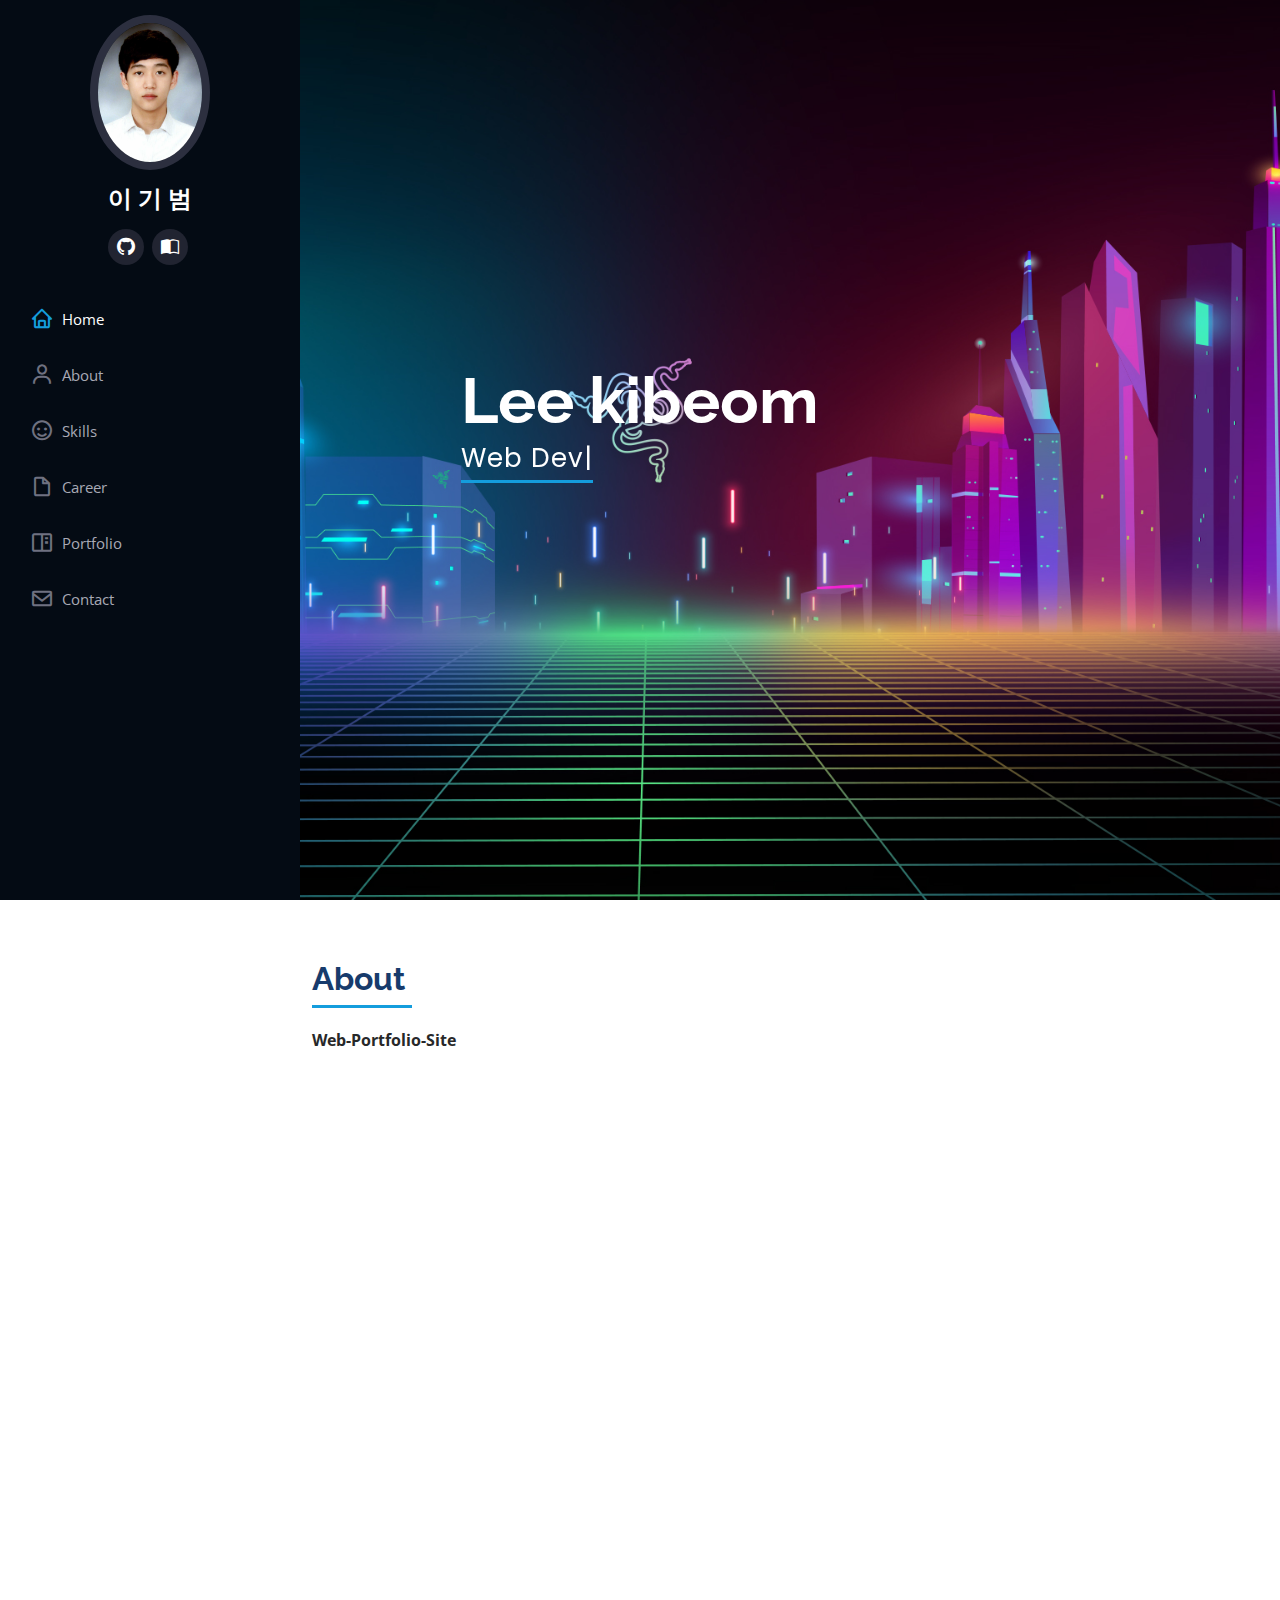
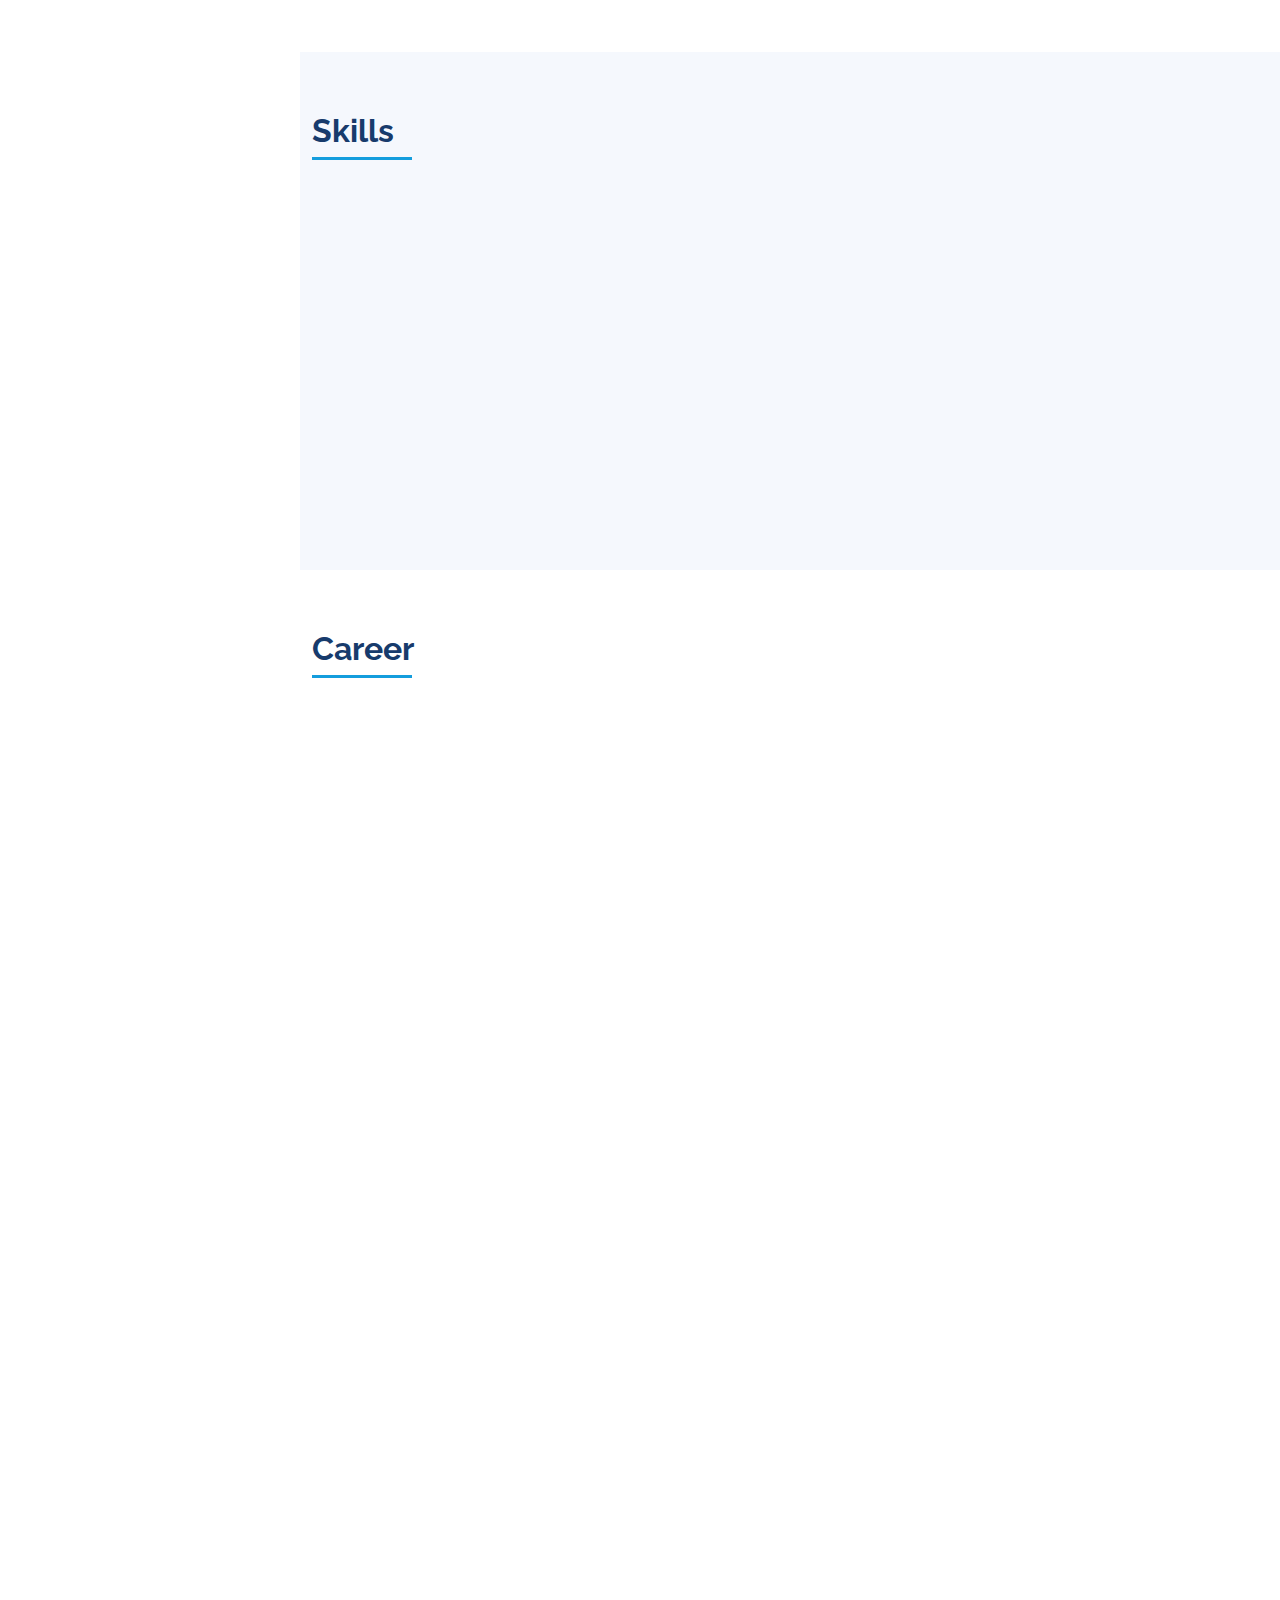
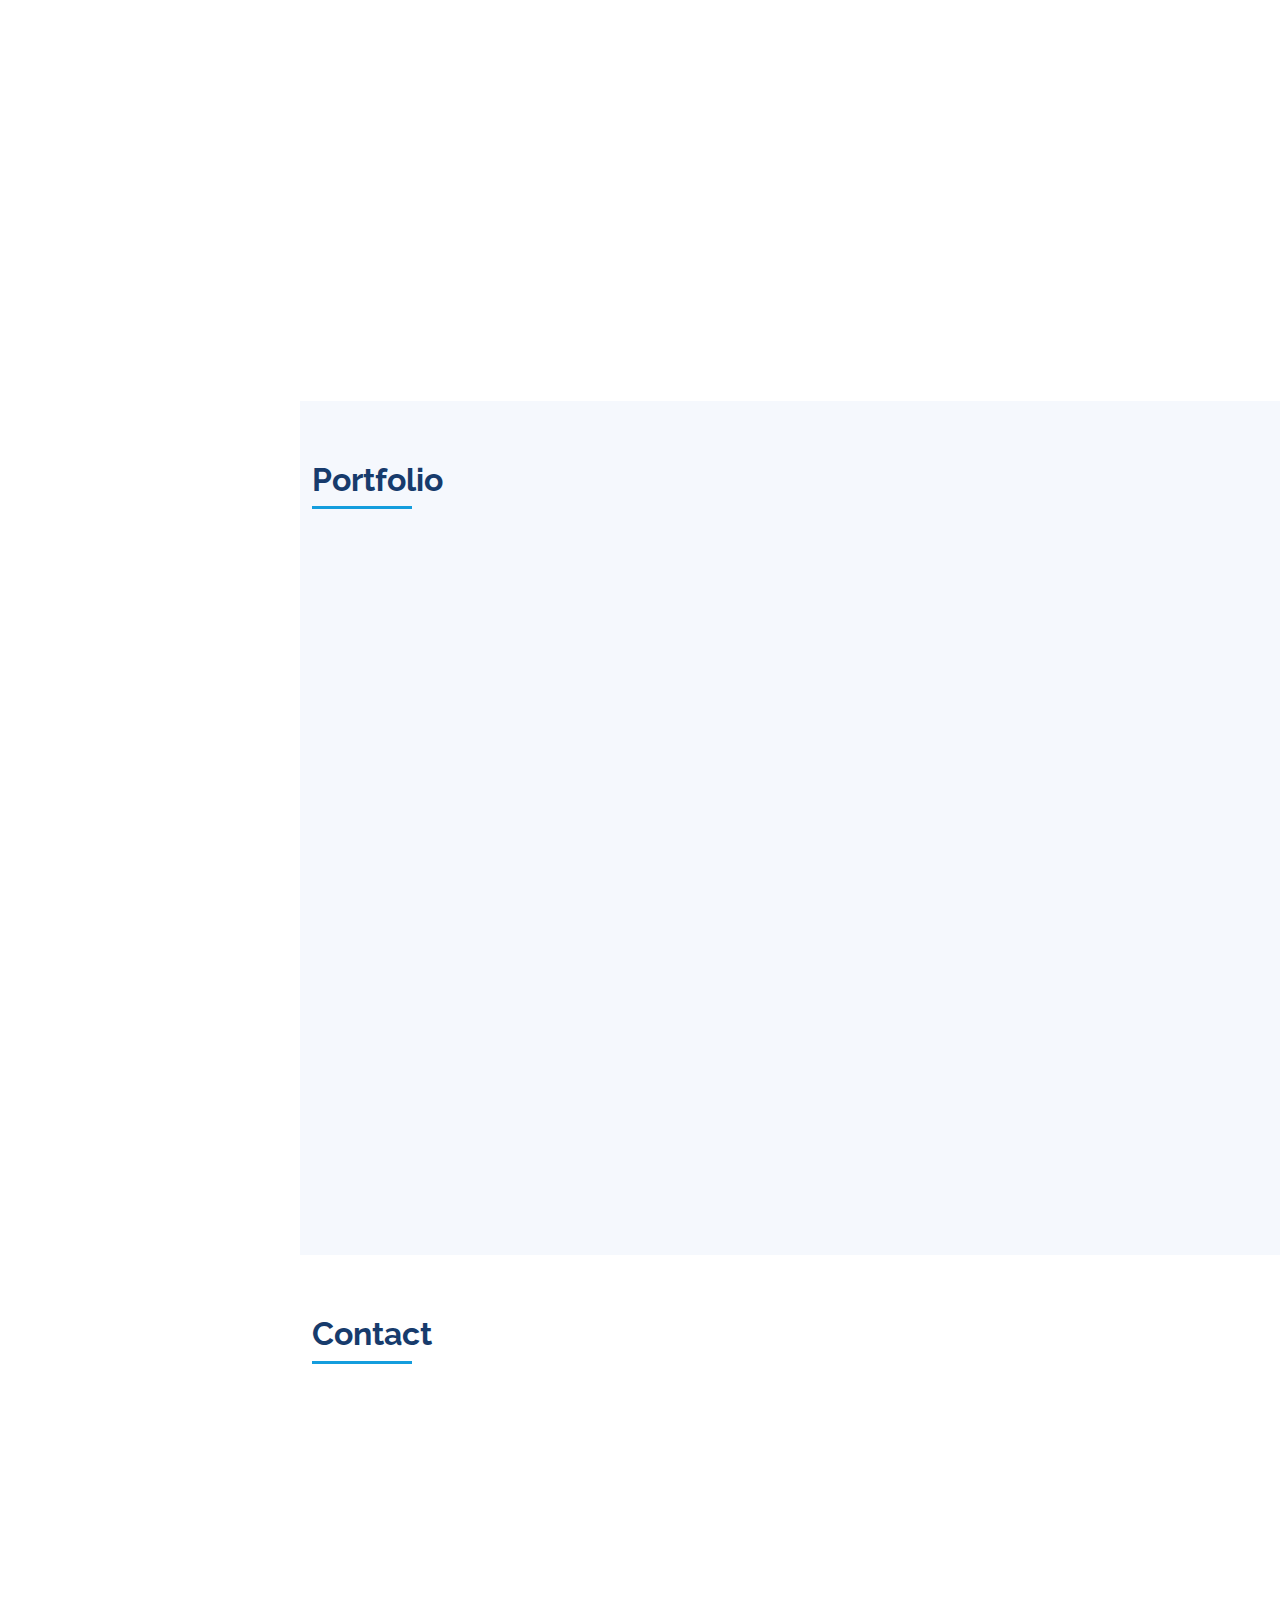
<file: index.html>
<!DOCTYPE html>
<html lang="kr">
	<head>
		<meta charset="utf-8" />
		<meta content="width=device-width, initial-scale=1.0" name="viewport" />

		<title>Lee-kibeom Web-Portfolio</title>
		<meta content="" name="description" />
		<meta content="" name="keywords" />

		<!-- Favicons -->
		<link href="assets/img/favicon.png" rel="icon" />
		<link href="assets/img/apple-touch-icon.png" rel="apple-touch-icon" />

		<!-- Google Fonts -->
		<link
			href="https://fonts.googleapis.com/css?family=Open+Sans:300,300i,400,400i,600,600i,700,700i|Raleway:300,300i,400,400i,500,500i,600,600i,700,700i|Poppins:300,300i,400,400i,500,500i,600,600i,700,700i"
			rel="stylesheet"
		/>

		<!-- Vendor CSS Files -->
		<link href="assets/vendor/aos/aos.css" rel="stylesheet" />
		<link
			href="assets/vendor/bootstrap/css/bootstrap.min.css"
			rel="stylesheet"
		/>
		<link
			href="assets/vendor/bootstrap-icons/bootstrap-icons.css"
			rel="stylesheet"
		/>
		<link href="assets/vendor/boxicons/css/boxicons.min.css" rel="stylesheet" />
		<link
			href="assets/vendor/glightbox/css/glightbox.min.css"
			rel="stylesheet"
		/>
		<link href="assets/vendor/swiper/swiper-bundle.min.css" rel="stylesheet" />

		<!-- Template Main CSS File -->
		<link href="assets/css/style.css" rel="stylesheet" />

		<!-- =======================================================
  * Template Name: iPortfolio - v3.6.0
  * Template URL: https://bootstrapmade.com/iportfolio-bootstrap-portfolio-websites-template/
  * Author: BootstrapMade.com
  * License: https://bootstrapmade.com/license/
  ======================================================== -->
	</head>

	<body>
		<!-- ======= Mobile nav toggle button ======= -->
		<i class="bi bi-list mobile-nav-toggle d-xl-none"></i>

		<!-- ======= Header ======= -->
		<header id="header">
			<div class="d-flex flex-column">
				<div class="profile">
					<img
						src="assets/img/profile-img.jpg"
						alt=""
						class="img-fluid rounded-circle"
					/>
					<h1 class="text-light"><a href="index.html">이 기 범</a></h1>
					<div class="social-links mt-3 text-center">
						<a href="https://github.com/codingbeom" target="_blank"
							><i class="bi-github"></i
						></a>

						<a href="https://elonquiz.netlify.app/" target="_blank"
							><i class="bi-book-half"></i
						></a>
					</div>
				</div>

				<nav id="navbar" class="nav-menu navbar">
					<ul>
						<li>
							<a href="#hero" class="nav-link scrollto active"
								><i class="bx bx-home"></i> <span>Home</span></a
							>
						</li>
						<li>
							<a href="#about" class="nav-link scrollto"
								><i class="bx bx-user"></i> <span>About</span></a
							>
						</li>
						<li>
							<a href="#skills" class="nav-link scrollto"
								><i class="bx bx-smile"></i> <span>Skills</span></a
							>
						</li>
						<li>
							<a href="#resume" class="nav-link scrollto"
								><i class="bx bx-file-blank"></i> <span>Career</span></a
							>
						</li>
						<li>
							<a href="#portfolio" class="nav-link scrollto"
								><i class="bx bx-book-content"></i> <span>Portfolio</span></a
							>
						</li>
						<li>
							<a href="#contact" class="nav-link scrollto"
								><i class="bx bx-envelope"></i> <span>Contact</span></a
							>
						</li>
					</ul>
				</nav>
				<!-- .nav-menu -->
			</div>
		</header>
		<!-- End Header -->

		<!-- ======= Hero Section ======= -->
		<section
			id="hero"
			class="d-flex flex-column justify-content-center align-items-center"
		>
			<div class="hero-container" data-aos="fade-in">
				<h1>Lee kibeom</h1>
				<p>
					<span
						class="typed"
						data-typed-items="Web Developer, Front-End, Back-end"
					></span>
				</p>
			</div>
		</section>
		<!-- End Hero -->

		<main id="main">
			<!-- ======= About Section ======= -->
			<section id="about" class="about">
				<div class="container">
					<div class="section-title">
						<h2>About</h2>
						<strong>Web-Portfolio-Site</strong>
					</div>

					<div class="row">
						<div class="col-lg-4" data-aos="fade-right">
							<img src="assets/img/profile-img.jpg" class="img-fluid" alt="" />
						</div>
						<div class="col-lg-8 pt-4 pt-lg-0 content" data-aos="fade-left">
							<h3 style="margin-bottom: 30px">
								Web Developer &amp; Front-end, Back-end.
							</h3>

							<div class="row">
								<div class="col-lg-5">
									<ul>
										<li>
											<i class="bi bi-chevron-right"></i>
											<strong>Name:</strong> <span>이 기범</span>
										</li>
										<li>
											<i class="bi bi-chevron-right"></i>
											<strong>Birthday:</strong> <span>1995. 11. 03</span>
										</li>

										<li>
											<i class="bi bi-chevron-right"></i>
											<strong>Phone:</strong> <span>010-9581-9511</span>
										</li>
										<li>
											<i class="bi bi-chevron-right"></i>
											<strong>City:</strong>
											<span>Daejeon, Republic of Korea</span>
										</li>
									</ul>
								</div>
								<div class="col-lg-5">
									<ul>
										<li>
											<i class="bi bi-chevron-right"></i>
											<strong>Gender:</strong> <span>Male</span>
										</li>
										<li>
											<i class="bi bi-chevron-right"></i>
											<strong>Email:</strong>
											<span>lkb951103@gmail.com</span>
										</li>
										<li>
											<i class="bi bi-chevron-right"></i>
											<strong>Website:</strong>
											<span>https://github.com/codingbeom</span>
										</li>
									</ul>
								</div>
							</div>
							<p>
								안녕하세요! 저는 이기범이라고 합니다. 개발하는 것을 즐기며
								해답을 찾기 위해 끊임없이 생각하는 사람입니다.
							</p>
							<p>
								또한, 미래에 대한 고민을 하면서 새로운 가능성을 모색하는 것을
								좋아하며, 제가 해결해야 할 문제에는 적극적으로 접근하여 혁신적인
								아이디어를 통해 더 나은 결과물을 만들어내는 것을 목표로 하고
								있습니다.
							</p>
							<p>
								협업을 통해 함께 미래를 개척해나가는 기회를 소중히 생각하며, 더
								나은 세상을 만들어가는 일에 열정을 갖고 있습니다.저는 다양한
								분야에 도전하는 것을 즐깁니다. 인공지능, 빅데이터, 머신러닝 등의
								기술에 관심을 가지고 있으며,다양한 분야에 도전함으로써, 더 큰
								영향력을 가진 개발자로 성장하고 싶습니다.
							</p>
						</div>
					</div>
				</div>
			</section>
			<!-- End About Section -->

			<!-- ======= Skills Section ======= -->
			<section id="skills" class="skills section-bg">
				<div class="container">
					<div class="section-title">
						<h2>Skills</h2>
						<p></p>
					</div>

					<div class="row skills-content">
						<div class="col-lg-6" data-aos="fade-up">
							<div class="progress">
								<span class="skill">Html5 <i class="val">90%</i></span>
								<div class="progress-bar-wrap" style="border-radius: 5px">
									<div
										class="progress-bar"
										role="progressbar"
										aria-valuenow="90"
										aria-valuemin="0"
										aria-valuemax="100"
										style="border-radius: 5px; background-color: #ff0060"
									></div>
								</div>
							</div>

							<div class="progress">
								<span class="skill">CSS3 <i class="val">80%</i></span>
								<div class="progress-bar-wrap" style="border-radius: 5px">
									<div
										class="progress-bar"
										role="progressbar"
										aria-valuenow="80"
										aria-valuemin="0"
										aria-valuemax="100"
										style="border-radius: 5px; background-color: #ff8400"
									></div>
								</div>
							</div>

							<div class="progress">
								<span class="skill">JavaScript <i class="val">80%</i></span>
								<div class="progress-bar-wrap" style="border-radius: 5px">
									<div
										class="progress-bar"
										role="progressbar"
										aria-valuenow="80"
										aria-valuemin="0"
										aria-valuemax="100"
										style="border-radius: 5px; background-color: #f6fa70"
									></div>
								</div>
							</div>

							<div class="progress">
								<span class="skill">TypeScript <i class="val">80%</i></span>
								<div class="progress-bar-wrap" style="border-radius: 5px">
									<div
										class="progress-bar"
										role="progressbar"
										aria-valuenow="80"
										aria-valuemin="0"
										aria-valuemax="100"
										style="border-radius: 5px; background-color: #00dfa2"
									></div>
								</div>
							</div>
						</div>

						<div class="col-lg-6" data-aos="fade-up" data-aos-delay="100">
							<div class="progress">
								<span class="skill">Vue.js3 <i class="val">90%</i></span>
								<div class="progress-bar-wrap" style="border-radius: 5px">
									<div
										class="progress-bar"
										role="progressbar"
										aria-valuenow="90"
										aria-valuemin="0"
										aria-valuemax="100"
										style="border-radius: 5px; background-color: #0079ff"
									></div>
								</div>
							</div>

							<div class="progress">
								<span class="skill">React.js3 <i class="val">80%</i></span>
								<div class="progress-bar-wrap" style="border-radius: 5px">
									<div
										class="progress-bar"
										role="progressbar"
										aria-valuenow="80"
										aria-valuemin="0"
										aria-valuemax="100"
										style="border-radius: 5px; background-color: #060047"
									></div>
								</div>
							</div>

							<div class="progress">
								<span class="skill">Nginx<i class="val">60%</i></span>
								<div class="progress-bar-wrap" style="border-radius: 5px">
									<div
										class="progress-bar"
										role="progressbar"
										aria-valuenow="60"
										aria-valuemin="0"
										aria-valuemax="100"
										style="border-radius: 5px; background-color: #3f0071"
									></div>
								</div>
							</div>

							<div class="progress">
								<span class="skill">Python <i class="val">60%</i></span>
								<div class="progress-bar-wrap" style="border-radius: 5px">
									<div
										class="progress-bar"
										role="progressbar"
										aria-valuenow="60"
										aria-valuemin="0"
										aria-valuemax="100"
										style="border-radius: 5px; background-color: #4f200d"
									></div>
								</div>
							</div>

							<div class="progress">
								<span class="skill">Flutter <i class="val">60%</i></span>
								<div class="progress-bar-wrap" style="border-radius: 5px">
									<div
										class="progress-bar"
										role="progressbar"
										aria-valuenow="60"
										aria-valuemin="0"
										aria-valuemax="100"
										style="border-radius: 5px; background-color: #000000"
									></div>
								</div>
							</div>
						</div>
					</div>
				</div>
			</section>
			<!-- End Skills Section -->

			<!-- ======= Resume Section ======= -->
			<section id="resume" class="resume">
				<div class="container">
					<div class="section-title">
						<h2>Career</h2>
						<p></p>
					</div>
					<div class="row">
						<div class="col-lg-6" data-aos="fade-up">
							<h3 class="resume-title">Education</h3>

							<div class="resume-item">
								<h4>노마드코더</h4>
								<h5>2023. 06 - 2023. 07</h5>
								<p><em>TypeScript Challenge</em></p>
								<p>2주간 TypeScript 챌린지 과정 수료</p>
							</div>

							<div class="resume-item">
								<h4>노마드코더</h4>
								<h5>2021. 09 - 2021. 11</h5>
								<p><em>JavaScript To-do-list</em></p>
								<p>2주간 JavaScript를 활용한 To-do-list 챌린지 과정 수료</p>
							</div>

							<div class="resume-item">
								<h4>효성 컴퓨터학원</h4>
								<h5>2021. 07 - 2021. 10</h5>
								<p><em>JAVA 프로그래밍 과정 수료</em></p>
								<p>NCS기반 국비 과정, 응용 SW엔지니어링(3수준)</p>
							</div>

							<div class="resume-item">
								<h4>노마드코더</h4>
								<h5>2021. 07 - 2021. 09</h5>
								<p><em>Html5, Css3 코코아톡 클론</em></p>
								<p>2주간 챌린지 과정 수료</p>
							</div>

							<div class="resume-item">
								<h4>전기 기사</h4>
								<h5>2020. 12</h5>
								<p><em>자격증 취득</em></p>
								<p></p>
							</div>

							<div class="resume-item">
								<h4>전기 기능사</h4>
								<h5>2017</h5>
								<p><em>자격증 취득</em></p>
								<p></p>
							</div>

							<div class="resume-item">
								<h4>전자디자인 고등학교</h4>
								<h5>2014</h5>
								<p><em>졸업</em></p>
								<p></p>
							</div>

							<div class="resume-item">
								<h4>전자기기 기능사</h4>
								<h5>2013</h5>
								<p><em>자격증 취득</em></p>
								<p></p>
							</div>
						</div>
						<div class="col-lg-6" data-aos="fade-up" data-aos-delay="100">
							<h3 class="resume-title">Work Experience</h3>

							<div class="resume-item">
								<h4>(주) 에어사운드</h4>
								<h5>2022. 12 - 재직중</h5>
								<p>
									<em
										>개발팀 - Vue3, TypeScript, Electron, node.js, Python,
										socket.io등 기술 사용</em
									>
								</p>
								<ul>
									<li>
										Vue3와 React를 이용한 프론트 개발 및 유지보수
										<br />
										SI와 자체 솔루션 개발
									</li>
									<li>Electron + Vue3를 이용한 응용프로그램 개발</li>
									<li>Django를 활용한 웹 개발 및 유지보수</li>
								</ul>
							</div>

							<div class="resume-item">
								<h4>진 솔루션즈</h4>
								<h5>2022. 01 - 2022. 11</h5>
								<p>
									<em>솔루션 개발팀 - Vue3, TypeScript, Electron, node.js</em>
								</p>
								<ul>
									<li>Vue3를 이용한 프론트 개발</li>
									<li>Electron + Vue3를 이용한 로컬시스템 응용프로그램 개발</li>
								</ul>
							</div>

							<div class="resume-item">
								<h4>(주)한성시스코</h4>
								<h5>2017. 06 ~ 2021. 12</h5>
								<p><em>제조사업부 - 생산기술 팀</em></p>
								<ul>
									<li>외주 업체 생산관리 및 계획 담당</li>
									<li>Iot 제품 시리얼 다운로드 안정화 및 서버 관리</li>
									<li>분배기 생산 라인 관리</li>
								</ul>
							</div>

							<div class="resume-item">
								<h4>(주)하우웰이엠에스</h4>
								<h5>2014. 01 ~ 2017. 05</h5>
								<p><em>방위산업체 산업기능요원</em></p>
								<ul>
									<li>SMD라인 담당</li>
									<li>생산라인 관리</li>
								</ul>
							</div>
						</div>
					</div>
				</div>
			</section>
			<!-- End Resume Section -->

			<!-- ======= Portfolio Section ======= -->
			<section id="portfolio" class="portfolio section-bg">
				<div class="container">
					<div class="section-title">
						<h2>Portfolio</h2>
						<p></p>
					</div>

					<div class="row" data-aos="fade-up">
						<div class="col-lg-12 d-flex justify-content-center">
							<ul id="portfolio-flters">
								<li data-filter="*" class="filter-active">All</li>
								<li data-filter=".filter-web">Web</li>
								<li data-filter=".filter-app">App</li>
							</ul>
						</div>
					</div>

					<div
						class="row portfolio-container"
						data-aos="fade-up"
						data-aos-delay="100"
					>
						<div class="col-lg-3 col-md-6 portfolio-item filter-web">
							<div class="portfolio-wrap portfolio-picture">
								<img
									src="assets/img/portfolio/JSP-게시판 메인.png"
									class="img-fluid"
									alt=""
								/>
								<div class="portfolio-links">
									<a
										href="assets/img/portfolio/JSP-게시판 메인.png"
										data-gallery="portfolioGallery"
										class="portfolio-lightbox"
										title="JSP 게시판 구현"
										><i class="bx bx-plus"></i
									></a>
									<a
										href="portfolio-details-jsp.html"
										target="_blank"
										title="More Details"
										><i class="bx bx-link"></i
									></a>
								</div>
							</div>
						</div>

						<div class="col-lg-3 col-md-6 portfolio-item filter-web">
							<div class="portfolio-wrap portfolio-picture">
								<img
									src="assets/img/portfolio/React-일론머스크-메인.png"
									class="img-fluid"
									alt=""
								/>
								<div class="portfolio-links">
									<a
										href="assets/img/portfolio/React-일론머스크-메인.png"
										data-gallery="portfolioGallery"
										class="portfolio-lightbox"
										title="React 페이지 구현"
										><i class="bx bx-plus"></i
									></a>
									<a
										href="portfolio-details-react.html"
										target="_blank"
										title="More Details"
										><i class="bx bx-link"></i
									></a>
								</div>
							</div>
						</div>

						<div class="col-lg-3 col-md-6 portfolio-item filter-web">
							<div class="portfolio-wrap portfolio-picture">
								<img
									src="assets/img/portfolio/dashboard.png"
									class="img-fluid"
									alt=""
								/>
								<div class="portfolio-links">
									<a
										href="assets/img/portfolio/dashboard.png"
										data-gallery="portfolioGallery"
										class="portfolio-lightbox"
										title="Vue3를 이용한 프로젝트"
										><i class="bx bx-plus"></i
									></a>
									<a
										href="portfolio-details-jmon.html"
										target="_blank"
										title="More Details"
										><i class="bx bx-link"></i
									></a>
								</div>
							</div>
						</div>

						<div class="col-lg-3 col-md-6 portfolio-item filter-app">
							<div class="portfolio-wrap portfolio-picture">
								<img
									src="assets/img/portfolio/robotdashboard.png"
									class="img-fluid"
									alt=""
								/>
								<div class="portfolio-links">
									<a
										href="assets/img/portfolio/robotdashboard.png"
										data-gallery="portfolioGallery"
										class="portfolio-lightbox"
										title="Electron Monitoring Kiosk"
										><i class="bx bx-plus"></i
									></a>
									<a
										href="portfolio-details-robot-cpc.html"
										target="_blank"
										title="More Details"
										><i class="bx bx-link"></i
									></a>
								</div>
							</div>
						</div>

						<div class="col-lg-3 col-md-6 portfolio-item filter-app">
							<div class="portfolio-wrap portfolio-picture">
								<img
									src="assets/img/portfolio/error.png"
									class="img-fluid"
									alt=""
								/>
								<div class="portfolio-links">
									<a
										href="assets/img/portfolio/error.png"
										data-gallery="portfolioGallery"
										class="portfolio-lightbox"
										title="Electron Payment Kiosk"
										><i class="bx bx-plus"></i
									></a>
									<a
										href="portfolio-details-kiosk.html"
										target="_blank"
										title="More Details"
										><i class="bx bx-link"></i
									></a>
								</div>
							</div>
						</div>
					</div>
				</div>
			</section>
			<!-- End Portfolio Section -->

			<!-- ======= Contact Section ======= -->
			<section id="contact" class="contact">
				<div class="container">
					<div class="section-title">
						<h2>Contact</h2>
						<p></p>
					</div>

					<div class="row" data-aos="fade-in">
						<div class="col-lg d-flex align-items-stretch">
							<div class="info">
								<div class="address">
									<i class="bi bi-geo-alt"></i>
									<h4>Location:</h4>
									<p>43, Dacheongro, Daeduckgu, Daejeon, Republic of Korea</p>
								</div>

								<div class="email">
									<i class="bi bi-envelope"></i>
									<h4>Email:</h4>
									<p>lkb951103@gmail.com</p>
								</div>

								<div class="phone">
									<i class="bi bi-phone"></i>
									<h4>Call:</h4>
									<p>010-9581-9511</p>
								</div>
								<iframe
									src="https://www.google.com/maps/embed?pb=!1m18!1m12!1m3!1d3209.187065945216!2d127.42896287626438!3d36.453035287191554!2m3!1f0!2f0!3f0!3m2!1i1024!2i768!4f13.1!3m3!1m2!1s0x3565378256b23ddb%3A0x28573d3c56aaf32f!2z64yA7KCE6rSR7Jet7IucIOuMgOuNleq1rCDrjIDssq3roZwgNDM!5e0!3m2!1sko!2skr!4v1694869940137!5m2!1sko!2skr"
									width="600"
									height="450"
									style="border: 0"
									allowfullscreen=""
									loading="lazy"
									referrerpolicy="no-referrer-when-downgrade"
								></iframe>
							</div>
						</div>
					</div>
				</div>
			</section>
			<!-- End Contact Section -->
		</main>
		<!-- End #main -->

		<a
			href="#"
			class="back-to-top d-flex align-items-center justify-content-center"
			><i class="bi bi-arrow-up-short"></i
		></a>

		<!-- Vendor JS Files -->
		<script src="assets/vendor/aos/aos.js"></script>
		<script src="assets/vendor/bootstrap/js/bootstrap.bundle.min.js"></script>
		<script src="assets/vendor/glightbox/js/glightbox.min.js"></script>
		<script src="assets/vendor/isotope-layout/isotope.pkgd.min.js"></script>
		<script src="assets/vendor/purecounter/purecounter.js"></script>
		<script src="assets/vendor/swiper/swiper-bundle.min.js"></script>
		<script src="assets/vendor/typed.js/typed.min.js"></script>
		<script src="assets/vendor/waypoints/noframework.waypoints.js"></script>

		<!-- Template Main JS File -->
		<script src="assets/js/main.js"></script>
	</body>
</html>
</file>
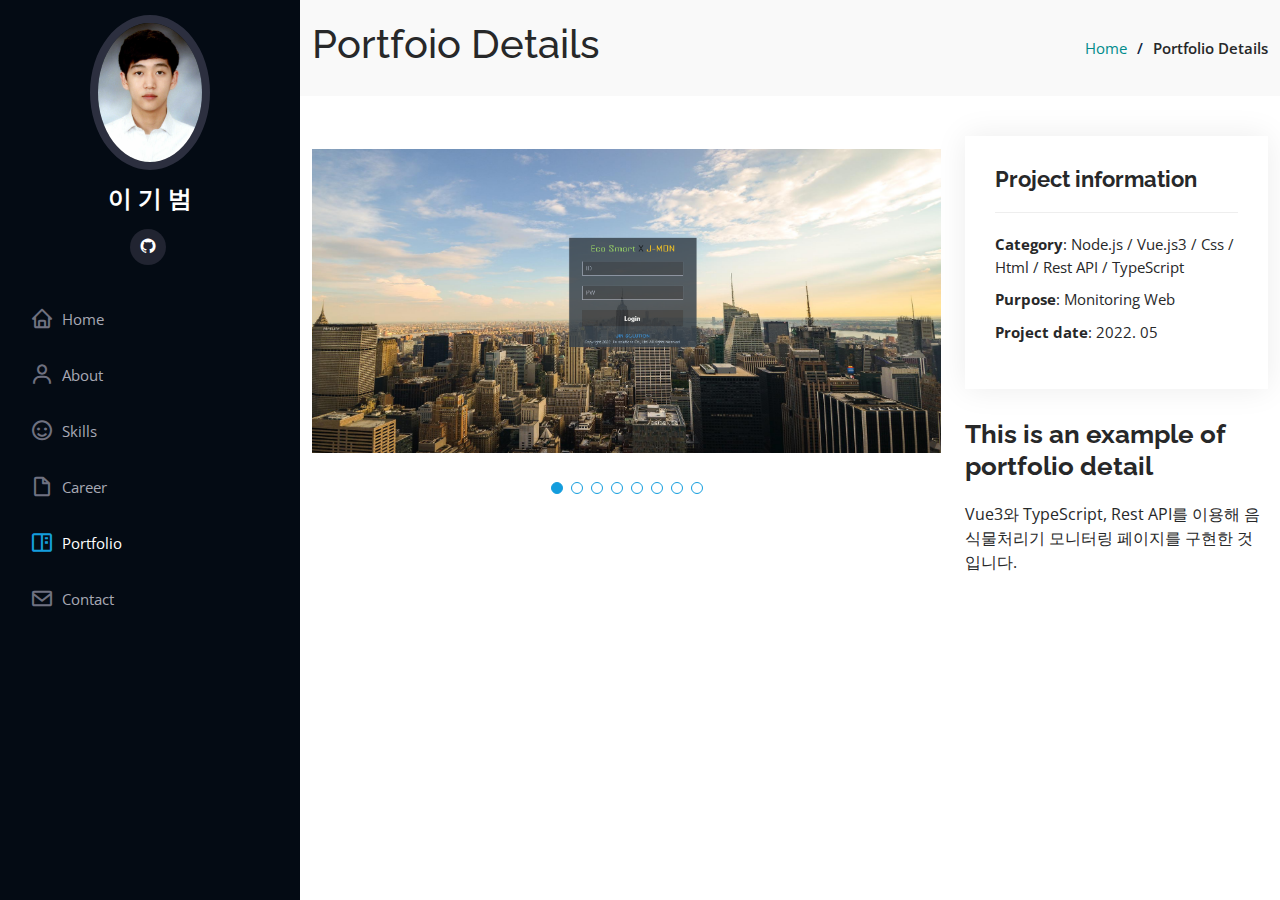
<file: portfolio-details-jmon.html>
<!DOCTYPE html>
<html lang="en">
	<head>
		<meta charset="utf-8" />
		<meta content="width=device-width, initial-scale=1.0" name="viewport" />

		<title>Lee-kibeom Portfolio-Details</title>
		<meta content="" name="description" />
		<meta content="" name="keywords" />

		<!-- Favicons -->
		<link href="assets/img/favicon.png" rel="icon" />
		<link href="assets/img/apple-touch-icon.png" rel="apple-touch-icon" />

		<!-- Google Fonts -->
		<link
			href="https://fonts.googleapis.com/css?family=Open+Sans:300,300i,400,400i,600,600i,700,700i|Raleway:300,300i,400,400i,500,500i,600,600i,700,700i|Poppins:300,300i,400,400i,500,500i,600,600i,700,700i"
			rel="stylesheet"
		/>

		<!-- Vendor CSS Files -->
		<link href="assets/vendor/aos/aos.css" rel="stylesheet" />
		<link
			href="assets/vendor/bootstrap/css/bootstrap.min.css"
			rel="stylesheet"
		/>
		<link
			href="assets/vendor/bootstrap-icons/bootstrap-icons.css"
			rel="stylesheet"
		/>
		<link href="assets/vendor/boxicons/css/boxicons.min.css" rel="stylesheet" />
		<link
			href="assets/vendor/glightbox/css/glightbox.min.css"
			rel="stylesheet"
		/>
		<link href="assets/vendor/swiper/swiper-bundle.min.css" rel="stylesheet" />

		<!-- Template Main CSS File -->
		<link href="assets/css/style.css" rel="stylesheet" />

		<!-- =======================================================
  * Template Name: iPortfolio - v3.6.0
  * Template URL: https://bootstrapmade.com/iportfolio-bootstrap-portfolio-websites-template/
  * Author: BootstrapMade.com
  * License: https://bootstrapmade.com/license/
  ======================================================== -->
	</head>

	<body>
		<!-- ======= Mobile nav toggle button ======= -->
		<i class="bi bi-list mobile-nav-toggle d-xl-none"></i>

		<!-- ======= Header ======= -->
		<header id="header">
			<div class="d-flex flex-column">
				<div class="profile">
					<img
						src="assets/img/profile-img.jpg"
						alt=""
						class="img-fluid rounded-circle"
					/>
					<h1 class="text-light"><a href="index.html">이 기 범</a></h1>
					<div class="social-links mt-3 text-center">
						<a
							href="https://github.com/codingbeom"
							target="_blank"
							class="github"
							><i class="bx bxl-github"></i
						></a>
					</div>
				</div>

				<nav id="navbar" class="nav-menu navbar">
					<ul>
						<li>
							<a href="index.html" class="nav-link scrollto"
								><i class="bx bx-home"></i> <span>Home</span></a
							>
						</li>
						<li>
							<a href="index.html#about" class="nav-link scrollto"
								><i class="bx bx-user"></i> <span>About</span></a
							>
						</li>
						<li>
							<a href="index.html#skills" class="nav-link scrollto"
								><i class="bx bx-smile"></i> <span>Skills</span></a
							>
						</li>
						<li>
							<a href="index.html#resume" class="nav-link scrollto"
								><i class="bx bx-file-blank"></i> <span>Career</span></a
							>
						</li>
						<li>
							<a href="index.html#portfolio" class="nav-link scrollto active"
								><i class="bx bx-book-content"></i> <span>Portfolio</span></a
							>
						</li>
						<li>
							<a href="index.html#contact" class="nav-link scrollto"
								><i class="bx bx-envelope"></i> <span>Contact</span></a
							>
						</li>
					</ul>
				</nav>
				<!-- .nav-menu -->
			</div>
		</header>
		<!-- End Header -->

		<main id="main">
			<!-- ======= Breadcrumbs ======= -->
			<section id="breadcrumbs" class="breadcrumbs">
				<div class="container">
					<div class="d-flex justify-content-between align-items-center">
						<h1>Portfoio Details</h1>
						<ol>
							<li>
								<a href="index.html" style="color: darkcyan">Home</a>
							</li>
							<li style="font-weight: 600">Portfolio Details</li>
						</ol>
					</div>
				</div>
			</section>
			<!-- End Breadcrumbs -->

			<!-- ======= Portfolio Details Section ======= -->
			<section id="portfolio-details" class="portfolio-details">
				<div class="container">
					<div class="row gy-4">
						<div class="col-lg-8">
							<div class="portfolio-details-slider swiper">
								<div class="swiper-wrapper align-items-center">
									<div class="swiper-slide">
										<img src="assets/img/portfolio/login.png" alt="" />
									</div>
									<div class="swiper-slide">
										<img src="assets/img/portfolio/dashboard.png" alt="" />
									</div>
									<div class="swiper-slide">
										<img src="assets/img/portfolio/dashboard2.png" alt="" />
									</div>
									<div class="swiper-slide">
										<img src="assets/img/portfolio/detail.png" alt="" />
									</div>
									<div class="swiper-slide">
										<img src="assets/img/portfolio/sidebar.png" alt="" />
									</div>
									<div class="swiper-slide">
										<img src="assets/img/portfolio/sidebaropen.png" alt="" />
									</div>
									<div class="swiper-slide">
										<img src="assets/img/portfolio/search.png" alt="" />
									</div>
									<div class="swiper-slide">
										<img src="assets/img/portfolio/searchsave.png" alt="" />
									</div>
								</div>
								<div class="swiper-pagination"></div>
							</div>
						</div>

						<div class="col-lg-4">
							<div class="portfolio-info">
								<h3>Project information</h3>
								<ul>
									<li>
										<strong>Category</strong>: Node.js / Vue.js3 / Css / Html /
										Rest API / TypeScript
									</li>
									<li><strong>Purpose</strong>: Monitoring Web</li>
									<li><strong>Project date</strong>: 2022. 05</li>
								</ul>
							</div>
							<div class="portfolio-description">
								<h2>This is an example of portfolio detail</h2>
								<p>
									Vue3와 TypeScript, Rest API를 이용해 음식물처리기 모니터링
									페이지를 구현한 것 입니다.
								</p>
							</div>
						</div>
					</div>
				</div>
			</section>
			<!-- End Portfolio Details Section -->
		</main>
		<!-- End #main -->

		<a
			href="#"
			class="back-to-top d-flex align-items-center justify-content-center"
			><i class="bi bi-arrow-up-short"></i
		></a>

		<!-- Vendor JS Files -->
		<script src="assets/vendor/aos/aos.js"></script>
		<script src="assets/vendor/bootstrap/js/bootstrap.bundle.min.js"></script>
		<script src="assets/vendor/glightbox/js/glightbox.min.js"></script>
		<script src="assets/vendor/isotope-layout/isotope.pkgd.min.js"></script>
		<script src="assets/vendor/purecounter/purecounter.js"></script>
		<script src="assets/vendor/swiper/swiper-bundle.min.js"></script>
		<script src="assets/vendor/typed.js/typed.min.js"></script>
		<script src="assets/vendor/waypoints/noframework.waypoints.js"></script>

		<!-- Template Main JS File -->
		<script src="assets/js/main.js"></script>
	</body>
</html>
</file>
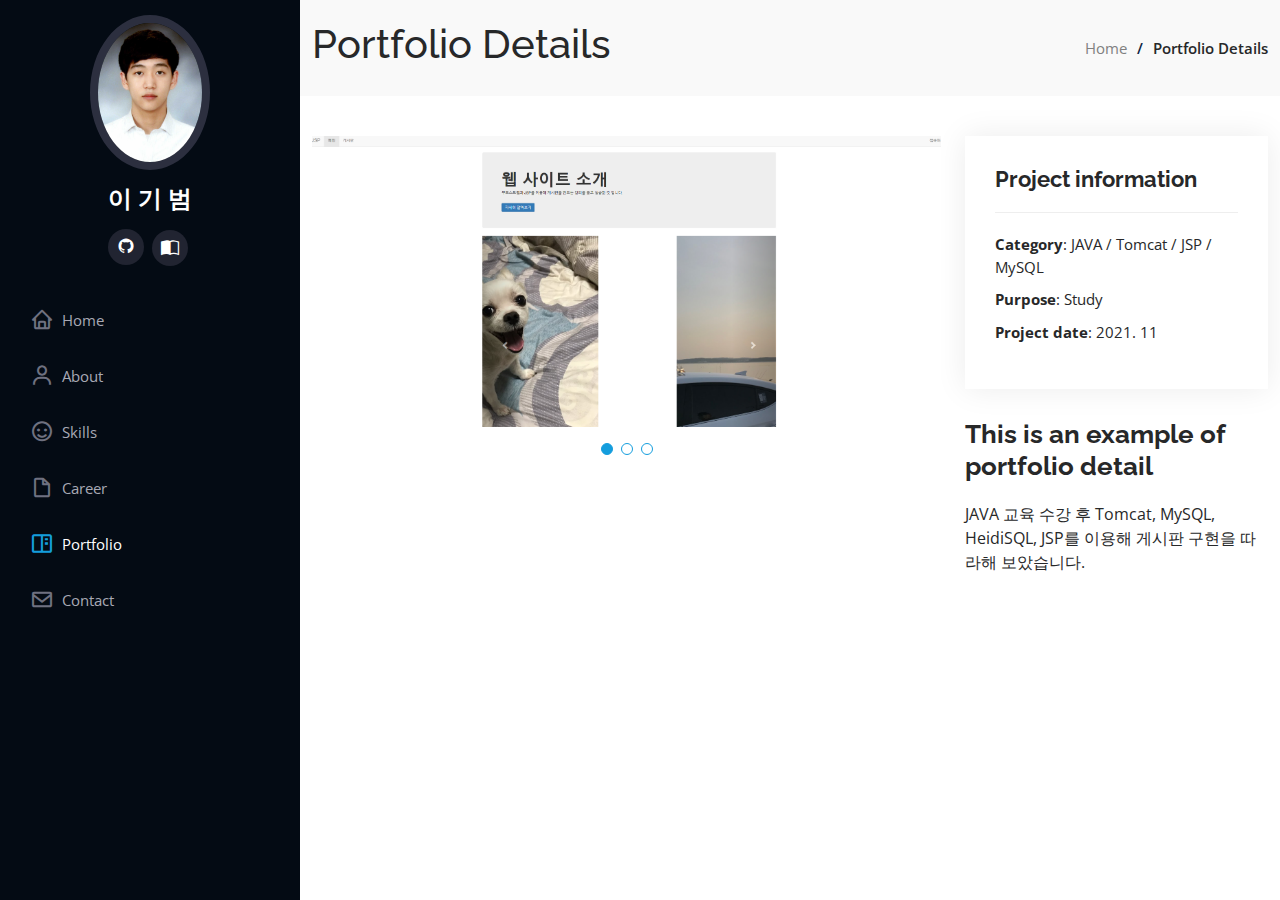
<file: portfolio-details-jsp.html>
<!DOCTYPE html>
<html lang="en">
	<head>
		<meta charset="utf-8" />
		<meta content="width=device-width, initial-scale=1.0" name="viewport" />

		<title>Lee-kibeom Portfolio-Details</title>
		<meta content="" name="description" />
		<meta content="" name="keywords" />

		<!-- Favicons -->
		<link href="assets/img/favicon.png" rel="icon" />
		<link href="assets/img/apple-touch-icon.png" rel="apple-touch-icon" />

		<!-- Google Fonts -->
		<link
			href="https://fonts.googleapis.com/css?family=Open+Sans:300,300i,400,400i,600,600i,700,700i|Raleway:300,300i,400,400i,500,500i,600,600i,700,700i|Poppins:300,300i,400,400i,500,500i,600,600i,700,700i"
			rel="stylesheet"
		/>

		<!-- Vendor CSS Files -->
		<link href="assets/vendor/aos/aos.css" rel="stylesheet" />
		<link
			href="assets/vendor/bootstrap/css/bootstrap.min.css"
			rel="stylesheet"
		/>
		<link
			href="assets/vendor/bootstrap-icons/bootstrap-icons.css"
			rel="stylesheet"
		/>
		<link href="assets/vendor/boxicons/css/boxicons.min.css" rel="stylesheet" />
		<link
			href="assets/vendor/glightbox/css/glightbox.min.css"
			rel="stylesheet"
		/>
		<link href="assets/vendor/swiper/swiper-bundle.min.css" rel="stylesheet" />

		<!-- Template Main CSS File -->
		<link href="assets/css/style.css" rel="stylesheet" />

		<!-- =======================================================
  * Template Name: iPortfolio - v3.6.0
  * Template URL: https://bootstrapmade.com/iportfolio-bootstrap-portfolio-websites-template/
  * Author: BootstrapMade.com
  * License: https://bootstrapmade.com/license/
  ======================================================== -->
	</head>

	<body>
		<!-- ======= Mobile nav toggle button ======= -->
		<i class="bi bi-list mobile-nav-toggle d-xl-none"></i>

		<!-- ======= Header ======= -->
		<header id="header">
			<div class="d-flex flex-column">
				<div class="profile">
					<img
						src="assets/img/profile-img.jpg"
						alt=""
						class="img-fluid rounded-circle"
					/>
					<h1 class="text-light"><a href="index.html">이 기 범</a></h1>
					<div class="social-links mt-3 text-center">
						<a
							href="https://github.com/codingbeom"
							target="_blank"
							class="github"
							><i class="bx bxl-github"></i
						></a>
						<a href="https://elonquiz.netlify.app/" target="_blank"
							><i class="bi-book-half"></i
						></a>
					</div>
				</div>

				<nav id="navbar" class="nav-menu navbar">
					<ul>
						<li>
							<a href="index.html" class="nav-link scrollto"
								><i class="bx bx-home"></i> <span>Home</span></a
							>
						</li>
						<li>
							<a href="index.html#about" class="nav-link scrollto"
								><i class="bx bx-user"></i> <span>About</span></a
							>
						</li>
						<li>
							<a href="index.html#skills" class="nav-link scrollto"
								><i class="bx bx-smile"></i> <span>Skills</span></a
							>
						</li>
						<li>
							<a href="index.html#resume" class="nav-link scrollto"
								><i class="bx bx-file-blank"></i> <span>Career</span></a
							>
						</li>
						<li>
							<a href="index.html#portfolio" class="nav-link scrollto active"
								><i class="bx bx-book-content"></i> <span>Portfolio</span></a
							>
						</li>
						<li>
							<a href="index.html#contact" class="nav-link scrollto"
								><i class="bx bx-envelope"></i> <span>Contact</span></a
							>
						</li>
					</ul>
				</nav>
				<!-- .nav-menu -->
			</div>
		</header>
		<!-- End Header -->

		<main id="main">
			<!-- ======= Breadcrumbs ======= -->
			<section id="breadcrumbs" class="breadcrumbs">
				<div class="container">
					<div class="d-flex justify-content-between align-items-center">
						<h1>Portfolio Details</h1>
						<ol>
							<li>
								<a href="index.html" style="color: gray">Home</a>
							</li>
							<li style="font-weight: 600">Portfolio Details</li>
						</ol>
					</div>
				</div>
			</section>
			<!-- End Breadcrumbs -->

			<!-- ======= Portfolio Details Section ======= -->
			<section id="portfolio-details" class="portfolio-details">
				<div class="container">
					<div class="row gy-4">
						<div class="col-lg-8">
							<div class="portfolio-details-slider swiper">
								<div class="swiper-wrapper align-items-center">
									<div class="swiper-slide">
										<img
											src="assets/img/portfolio/JSP-게시판 메인.png"
											alt=""
										/>
									</div>

									<div class="swiper-slide">
										<img
											src="assets/img/portfolio/JSP-게시판 로그인.png"
											alt=""
										/>
									</div>

									<div class="swiper-slide">
										<img src="assets/img/portfolio/게시판 글 작성.png" alt="" />
									</div>
								</div>
								<div class="swiper-pagination"></div>
							</div>
						</div>

						<div class="col-lg-4">
							<div class="portfolio-info">
								<h3>Project information</h3>
								<ul>
									<li>
										<strong>Category</strong>: JAVA / Tomcat / JSP / MySQL
									</li>
									<li><strong>Purpose</strong>: Study</li>
									<li><strong>Project date</strong>: 2021. 11</li>
								</ul>
							</div>
							<div class="portfolio-description">
								<h2>This is an example of portfolio detail</h2>
								<p>
									JAVA 교육 수강 후 Tomcat, MySQL, HeidiSQL, JSP를 이용해 게시판
									구현을 따라해 보았습니다.
								</p>
							</div>
						</div>
					</div>
				</div>
			</section>
			<!-- End Portfolio Details Section -->
		</main>
		<!-- End #main -->

		<a
			href="#"
			class="back-to-top d-flex align-items-center justify-content-center"
			><i class="bi bi-arrow-up-short"></i
		></a>

		<!-- Vendor JS Files -->
		<script src="assets/vendor/aos/aos.js"></script>
		<script src="assets/vendor/bootstrap/js/bootstrap.bundle.min.js"></script>
		<script src="assets/vendor/glightbox/js/glightbox.min.js"></script>
		<script src="assets/vendor/isotope-layout/isotope.pkgd.min.js"></script>
		<script src="assets/vendor/purecounter/purecounter.js"></script>
		<script src="assets/vendor/swiper/swiper-bundle.min.js"></script>
		<script src="assets/vendor/typed.js/typed.min.js"></script>
		<script src="assets/vendor/waypoints/noframework.waypoints.js"></script>

		<!-- Template Main JS File -->
		<script src="assets/js/main.js"></script>
	</body>
</html>
</file>
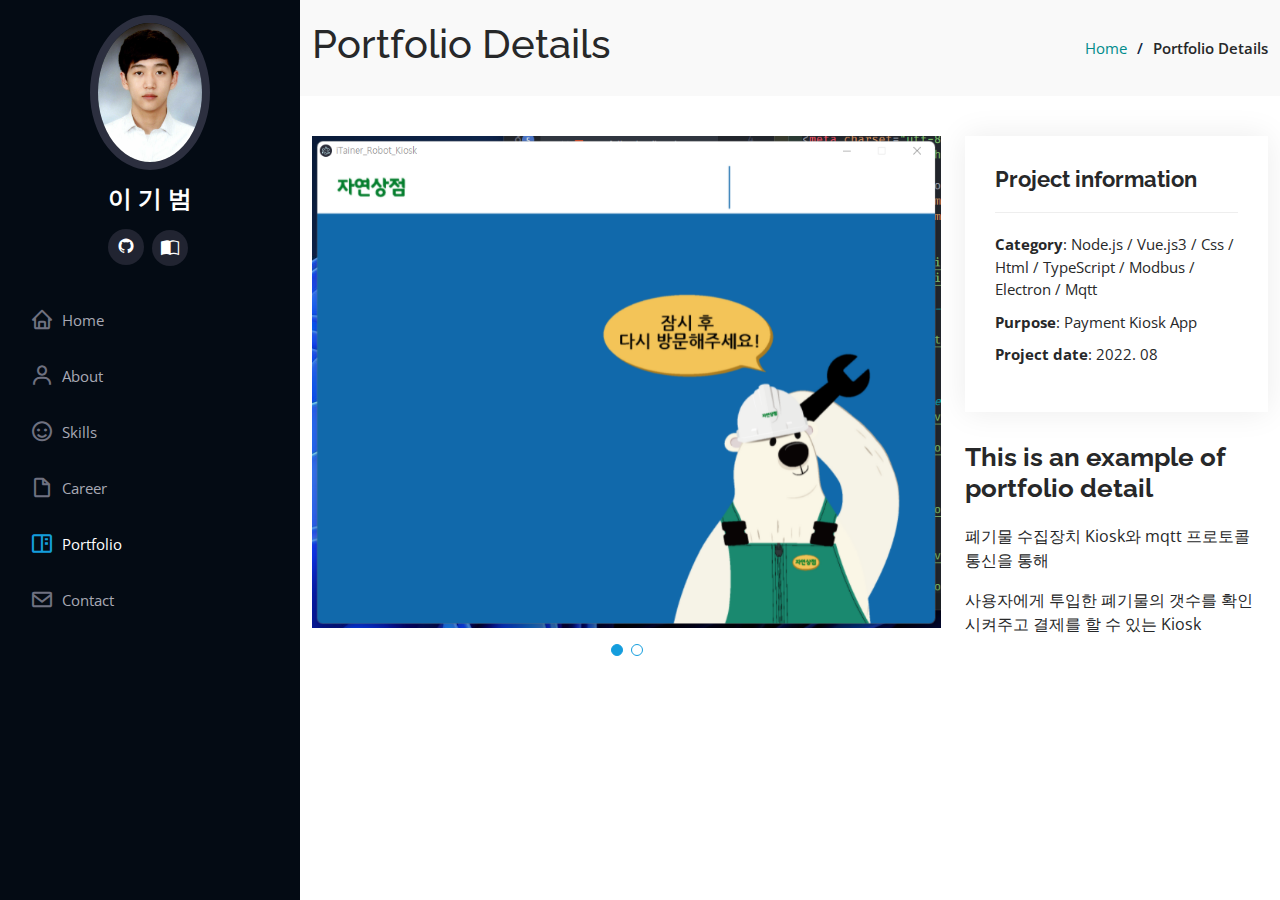
<file: portfolio-details-kiosk.html>
<!DOCTYPE html>
<html lang="en">
	<head>
		<meta charset="utf-8" />
		<meta content="width=device-width, initial-scale=1.0" name="viewport" />

		<title>Lee-kibeom Portfolio-Details</title>
		<meta content="" name="description" />
		<meta content="" name="keywords" />

		<!-- Favicons -->
		<link href="assets/img/favicon.png" rel="icon" />
		<link href="assets/img/apple-touch-icon.png" rel="apple-touch-icon" />

		<!-- Google Fonts -->
		<link
			href="https://fonts.googleapis.com/css?family=Open+Sans:300,300i,400,400i,600,600i,700,700i|Raleway:300,300i,400,400i,500,500i,600,600i,700,700i|Poppins:300,300i,400,400i,500,500i,600,600i,700,700i"
			rel="stylesheet"
		/>

		<!-- Vendor CSS Files -->
		<link href="assets/vendor/aos/aos.css" rel="stylesheet" />
		<link
			href="assets/vendor/bootstrap/css/bootstrap.min.css"
			rel="stylesheet"
		/>
		<link
			href="assets/vendor/bootstrap-icons/bootstrap-icons.css"
			rel="stylesheet"
		/>
		<link href="assets/vendor/boxicons/css/boxicons.min.css" rel="stylesheet" />
		<link
			href="assets/vendor/glightbox/css/glightbox.min.css"
			rel="stylesheet"
		/>
		<link href="assets/vendor/swiper/swiper-bundle.min.css" rel="stylesheet" />

		<!-- Template Main CSS File -->
		<link href="assets/css/style.css" rel="stylesheet" />

		<!-- =======================================================
  * Template Name: iPortfolio - v3.6.0
  * Template URL: https://bootstrapmade.com/iportfolio-bootstrap-portfolio-websites-template/
  * Author: BootstrapMade.com
  * License: https://bootstrapmade.com/license/
  ======================================================== -->
	</head>

	<body>
		<!-- ======= Mobile nav toggle button ======= -->
		<i class="bi bi-list mobile-nav-toggle d-xl-none"></i>

		<!-- ======= Header ======= -->
		<header id="header">
			<div class="d-flex flex-column">
				<div class="profile">
					<img
						src="assets/img/profile-img.jpg"
						alt=""
						class="img-fluid rounded-circle"
					/>
					<h1 class="text-light"><a href="index.html">이 기 범</a></h1>
					<div class="social-links mt-3 text-center">
						<a
							href="https://github.com/codingbeom"
							target="_blank"
							class="github"
							><i class="bx bxl-github"></i
						></a>
						<a href="https://elonquiz.netlify.app/" target="_blank"
							><i class="bi-book-half"></i
						></a>
					</div>
				</div>

				<nav id="navbar" class="nav-menu navbar">
					<ul>
						<li>
							<a href="index.html" class="nav-link scrollto"
								><i class="bx bx-home"></i> <span>Home</span></a
							>
						</li>
						<li>
							<a href="index.html#about" class="nav-link scrollto"
								><i class="bx bx-user"></i> <span>About</span></a
							>
						</li>
						<li>
							<a href="index.html#skills" class="nav-link scrollto"
								><i class="bx bx-smile"></i> <span>Skills</span></a
							>
						</li>
						<li>
							<a href="index.html#resume" class="nav-link scrollto"
								><i class="bx bx-file-blank"></i> <span>Career</span></a
							>
						</li>
						<li>
							<a href="index.html#portfolio" class="nav-link scrollto active"
								><i class="bx bx-book-content"></i> <span>Portfolio</span></a
							>
						</li>
						<li>
							<a href="index.html#contact" class="nav-link scrollto"
								><i class="bx bx-envelope"></i> <span>Contact</span></a
							>
						</li>
					</ul>
				</nav>
				<!-- .nav-menu -->
			</div>
		</header>
		<!-- End Header -->

		<main id="main">
			<!-- ======= Breadcrumbs ======= -->
			<section id="breadcrumbs" class="breadcrumbs">
				<div class="container">
					<div class="d-flex justify-content-between align-items-center">
						<h1>Portfolio Details</h1>
						<ol>
							<li>
								<a href="index.html" style="color: darkcyan">Home</a>
							</li>
							<li style="font-weight: 600">Portfolio Details</li>
						</ol>
					</div>
				</div>
			</section>
			<!-- End Breadcrumbs -->

			<!-- ======= Portfolio Details Section ======= -->
			<section id="portfolio-details" class="portfolio-details">
				<div class="container">
					<div class="row gy-4">
						<div class="col-lg-8">
							<div class="portfolio-details-slider swiper">
								<div class="swiper-wrapper align-items-center">
									<div class="swiper-slide">
										<img src="assets/img/portfolio/error.png" alt="" />
									</div>
									<div class="swiper-slide">
										<img src="assets/img/portfolio/kioskdeps.png" alt="" />
									</div>
								</div>
								<div class="swiper-pagination"></div>
							</div>
						</div>

						<div class="col-lg-4">
							<div class="portfolio-info">
								<h3>Project information</h3>
								<ul>
									<li>
										<strong>Category</strong>: Node.js / Vue.js3 / Css / Html /
										TypeScript / Modbus / Electron / Mqtt
									</li>
									<li><strong>Purpose</strong>: Payment Kiosk App</li>
									<li><strong>Project date</strong>: 2022. 08</li>
								</ul>
							</div>
							<div class="portfolio-description">
								<h2>This is an example of portfolio detail</h2>
								<p>폐기물 수집장치 Kiosk와 mqtt 프로토콜 통신을 통해</p>
								<p>
									사용자에게 투입한 폐기물의 갯수를 확인시켜주고 결제를 할 수
									있는 Kiosk
								</p>
							</div>
						</div>
					</div>
				</div>
			</section>
			<!-- End Portfolio Details Section -->
		</main>
		<!-- End #main -->

		<a
			href="#"
			class="back-to-top d-flex align-items-center justify-content-center"
			><i class="bi bi-arrow-up-short"></i
		></a>

		<!-- Vendor JS Files -->
		<script src="assets/vendor/aos/aos.js"></script>
		<script src="assets/vendor/bootstrap/js/bootstrap.bundle.min.js"></script>
		<script src="assets/vendor/glightbox/js/glightbox.min.js"></script>
		<script src="assets/vendor/isotope-layout/isotope.pkgd.min.js"></script>
		<script src="assets/vendor/purecounter/purecounter.js"></script>
		<script src="assets/vendor/swiper/swiper-bundle.min.js"></script>
		<script src="assets/vendor/typed.js/typed.min.js"></script>
		<script src="assets/vendor/waypoints/noframework.waypoints.js"></script>

		<!-- Template Main JS File -->
		<script src="assets/js/main.js"></script>
	</body>
</html>
</file>
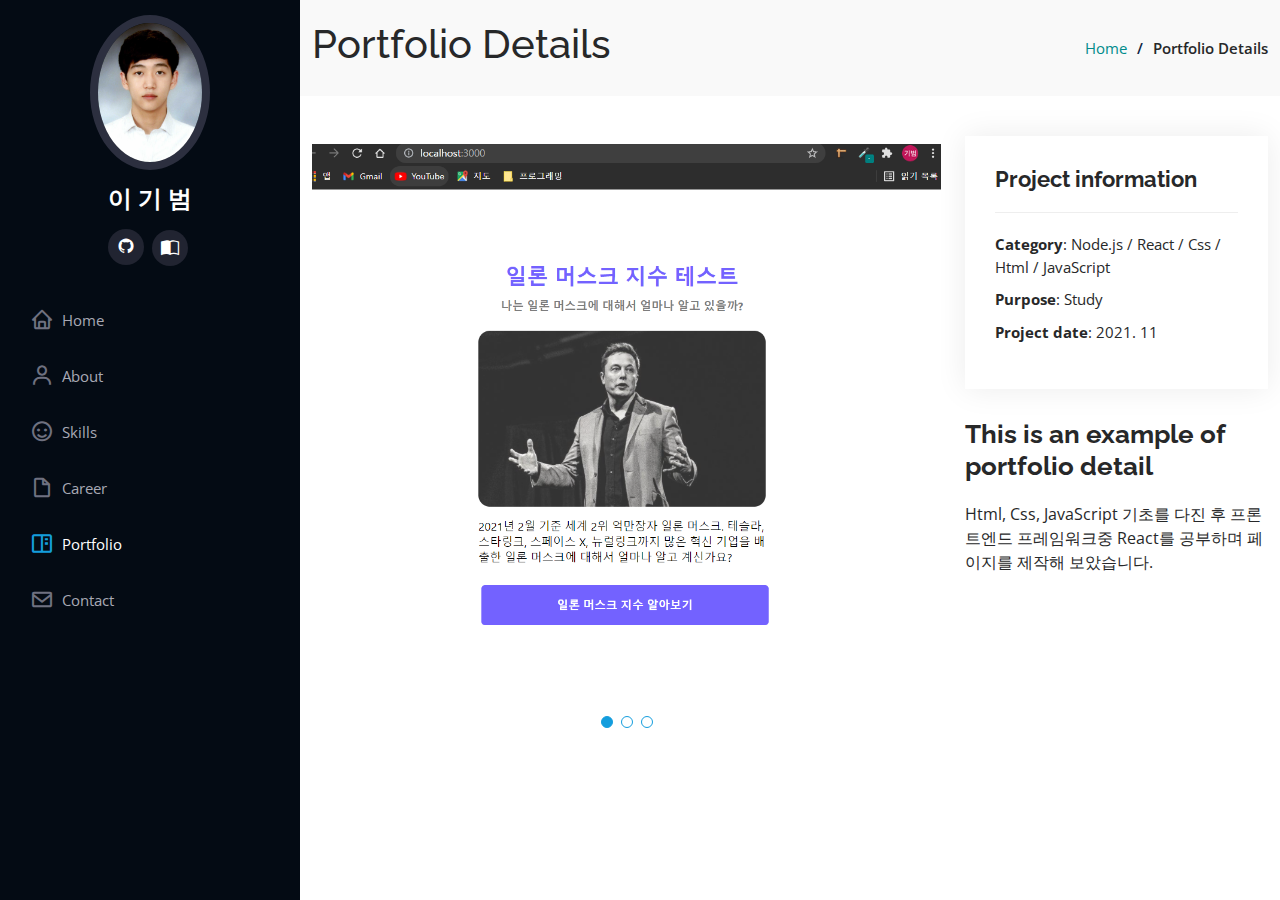
<file: portfolio-details-react.html>
<!DOCTYPE html>
<html lang="en">
	<head>
		<meta charset="utf-8" />
		<meta content="width=device-width, initial-scale=1.0" name="viewport" />

		<title>Lee-kibeom Portfolio-Details</title>
		<meta content="" name="description" />
		<meta content="" name="keywords" />

		<!-- Favicons -->
		<link href="assets/img/favicon.png" rel="icon" />
		<link href="assets/img/apple-touch-icon.png" rel="apple-touch-icon" />

		<!-- Google Fonts -->
		<link
			href="https://fonts.googleapis.com/css?family=Open+Sans:300,300i,400,400i,600,600i,700,700i|Raleway:300,300i,400,400i,500,500i,600,600i,700,700i|Poppins:300,300i,400,400i,500,500i,600,600i,700,700i"
			rel="stylesheet"
		/>

		<!-- Vendor CSS Files -->
		<link href="assets/vendor/aos/aos.css" rel="stylesheet" />
		<link
			href="assets/vendor/bootstrap/css/bootstrap.min.css"
			rel="stylesheet"
		/>
		<link
			href="assets/vendor/bootstrap-icons/bootstrap-icons.css"
			rel="stylesheet"
		/>
		<link href="assets/vendor/boxicons/css/boxicons.min.css" rel="stylesheet" />
		<link
			href="assets/vendor/glightbox/css/glightbox.min.css"
			rel="stylesheet"
		/>
		<link href="assets/vendor/swiper/swiper-bundle.min.css" rel="stylesheet" />

		<!-- Template Main CSS File -->
		<link href="assets/css/style.css" rel="stylesheet" />

		<!-- =======================================================
  * Template Name: iPortfolio - v3.6.0
  * Template URL: https://bootstrapmade.com/iportfolio-bootstrap-portfolio-websites-template/
  * Author: BootstrapMade.com
  * License: https://bootstrapmade.com/license/
  ======================================================== -->
	</head>

	<body>
		<!-- ======= Mobile nav toggle button ======= -->
		<i class="bi bi-list mobile-nav-toggle d-xl-none"></i>

		<!-- ======= Header ======= -->
		<header id="header">
			<div class="d-flex flex-column">
				<div class="profile">
					<img
						src="assets/img/profile-img.jpg"
						alt=""
						class="img-fluid rounded-circle"
					/>
					<h1 class="text-light"><a href="index.html">이 기 범</a></h1>
					<div class="social-links mt-3 text-center">
						<a
							href="https://github.com/codingbeom"
							target="_blank"
							class="github"
							><i class="bx bxl-github"></i
						></a>
						<a href="https://elonquiz.netlify.app/" target="_blank"
							><i class="bi-book-half"></i
						></a>
					</div>
				</div>

				<nav id="navbar" class="nav-menu navbar">
					<ul>
						<li>
							<a href="index.html" class="nav-link scrollto"
								><i class="bx bx-home"></i> <span>Home</span></a
							>
						</li>
						<li>
							<a href="index.html#about" class="nav-link scrollto"
								><i class="bx bx-user"></i> <span>About</span></a
							>
						</li>
						<li>
							<a href="index.html#skills" class="nav-link scrollto"
								><i class="bx bx-smile"></i> <span>Skills</span></a
							>
						</li>
						<li>
							<a href="index.html#resume" class="nav-link scrollto"
								><i class="bx bx-file-blank"></i> <span>Career</span></a
							>
						</li>
						<li>
							<a href="index.html#portfolio" class="nav-link scrollto active"
								><i class="bx bx-book-content"></i> <span>Portfolio</span></a
							>
						</li>
						<li>
							<a href="index.html#contact" class="nav-link scrollto"
								><i class="bx bx-envelope"></i> <span>Contact</span></a
							>
						</li>
					</ul>
				</nav>
				<!-- .nav-menu -->
			</div>
		</header>
		<!-- End Header -->

		<main id="main">
			<!-- ======= Breadcrumbs ======= -->
			<section id="breadcrumbs" class="breadcrumbs">
				<div class="container">
					<div class="d-flex justify-content-between align-items-center">
						<h1>Portfolio Details</h1>
						<ol>
							<li>
								<a href="index.html" style="color: darkcyan">Home</a>
							</li>
							<li style="font-weight: 600">Portfolio Details</li>
						</ol>
					</div>
				</div>
			</section>
			<!-- End Breadcrumbs -->

			<!-- ======= Portfolio Details Section ======= -->
			<section id="portfolio-details" class="portfolio-details">
				<div class="container">
					<div class="row gy-4">
						<div class="col-lg-8">
							<div class="portfolio-details-slider swiper">
								<div class="swiper-wrapper align-items-center">
									<div class="swiper-slide">
										<img
											src="assets/img/portfolio/React-일론머스크-메인.png"
											alt=""
										/>
									</div>

									<div class="swiper-slide">
										<img
											src="assets/img/portfolio/React-일론머스크-quiz.png"
											alt=""
										/>
									</div>

									<div class="swiper-slide">
										<img
											src="assets/img/portfolio/React-일론머스크-결과.png"
											alt=""
										/>
									</div>
								</div>
								<div class="swiper-pagination"></div>
							</div>
						</div>

						<div class="col-lg-4">
							<div class="portfolio-info">
								<h3>Project information</h3>
								<ul>
									<li>
										<strong>Category</strong>: Node.js / React / Css / Html /
										JavaScript
									</li>
									<li><strong>Purpose</strong>: Study</li>
									<li><strong>Project date</strong>: 2021. 11</li>
								</ul>
							</div>
							<div class="portfolio-description">
								<h2>This is an example of portfolio detail</h2>
								<p>
									Html, Css, JavaScript 기초를 다진 후 프론트엔드 프레임워크중
									React를 공부하며 페이지를 제작해 보았습니다.
								</p>
							</div>
						</div>
					</div>
				</div>
			</section>
			<!-- End Portfolio Details Section -->
		</main>
		<!-- End #main -->

		<a
			href="#"
			class="back-to-top d-flex align-items-center justify-content-center"
			><i class="bi bi-arrow-up-short"></i
		></a>

		<!-- Vendor JS Files -->
		<script src="assets/vendor/aos/aos.js"></script>
		<script src="assets/vendor/bootstrap/js/bootstrap.bundle.min.js"></script>
		<script src="assets/vendor/glightbox/js/glightbox.min.js"></script>
		<script src="assets/vendor/isotope-layout/isotope.pkgd.min.js"></script>
		<script src="assets/vendor/purecounter/purecounter.js"></script>
		<script src="assets/vendor/swiper/swiper-bundle.min.js"></script>
		<script src="assets/vendor/typed.js/typed.min.js"></script>
		<script src="assets/vendor/waypoints/noframework.waypoints.js"></script>

		<!-- Template Main JS File -->
		<script src="assets/js/main.js"></script>
	</body>
</html>
</file>
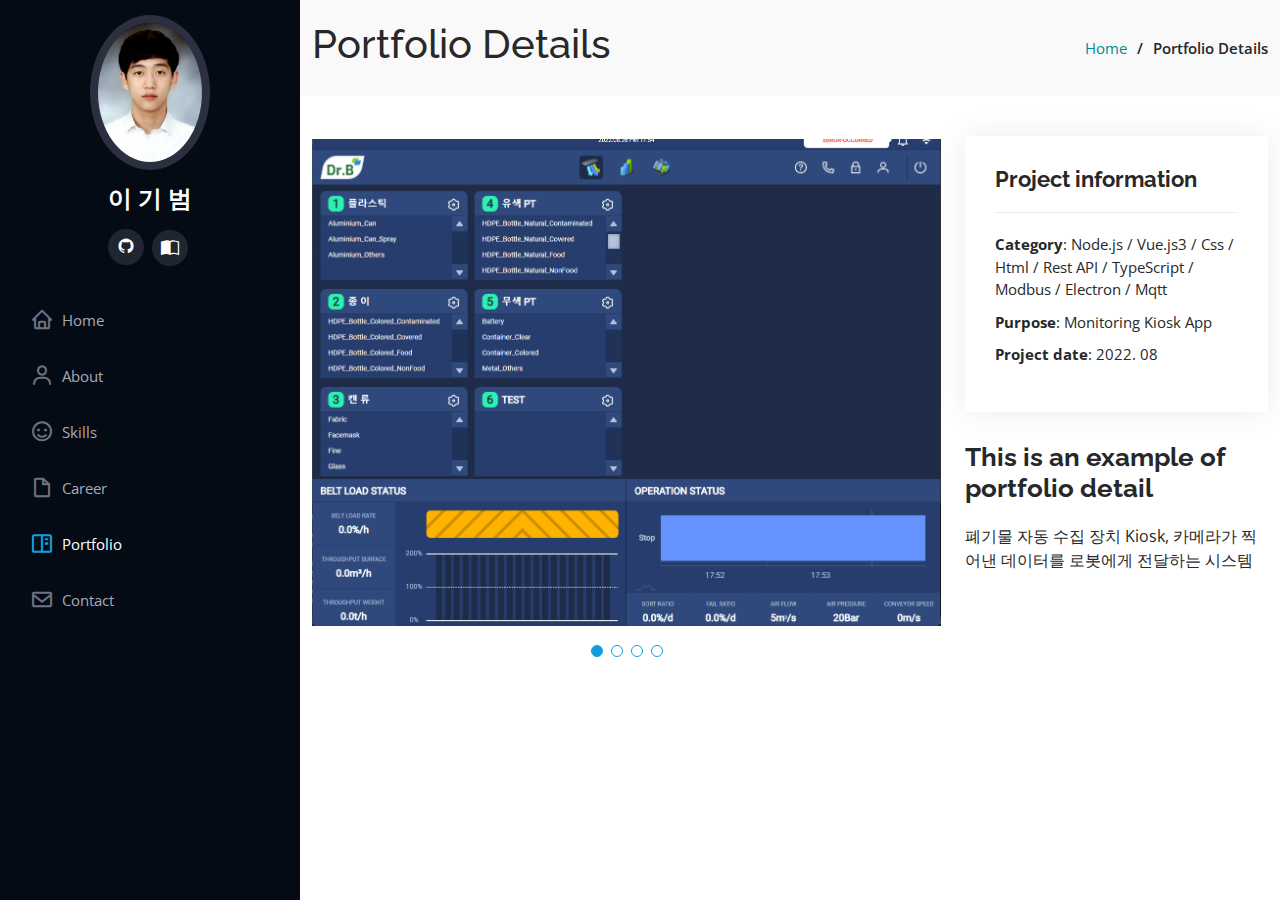
<file: portfolio-details-robot-cpc.html>
<!DOCTYPE html>
<html lang="en">
	<head>
		<meta charset="utf-8" />
		<meta content="width=device-width, initial-scale=1.0" name="viewport" />

		<title>Lee-kibeom Portfolio-Details</title>
		<meta content="" name="description" />
		<meta content="" name="keywords" />

		<!-- Favicons -->
		<link href="assets/img/favicon.png" rel="icon" />
		<link href="assets/img/apple-touch-icon.png" rel="apple-touch-icon" />

		<!-- Google Fonts -->
		<link
			href="https://fonts.googleapis.com/css?family=Open+Sans:300,300i,400,400i,600,600i,700,700i|Raleway:300,300i,400,400i,500,500i,600,600i,700,700i|Poppins:300,300i,400,400i,500,500i,600,600i,700,700i"
			rel="stylesheet"
		/>

		<!-- Vendor CSS Files -->
		<link href="assets/vendor/aos/aos.css" rel="stylesheet" />
		<link
			href="assets/vendor/bootstrap/css/bootstrap.min.css"
			rel="stylesheet"
		/>
		<link
			href="assets/vendor/bootstrap-icons/bootstrap-icons.css"
			rel="stylesheet"
		/>
		<link href="assets/vendor/boxicons/css/boxicons.min.css" rel="stylesheet" />
		<link
			href="assets/vendor/glightbox/css/glightbox.min.css"
			rel="stylesheet"
		/>
		<link href="assets/vendor/swiper/swiper-bundle.min.css" rel="stylesheet" />

		<!-- Template Main CSS File -->
		<link href="assets/css/style.css" rel="stylesheet" />

		<!-- =======================================================
  * Template Name: iPortfolio - v3.6.0
  * Template URL: https://bootstrapmade.com/iportfolio-bootstrap-portfolio-websites-template/
  * Author: BootstrapMade.com
  * License: https://bootstrapmade.com/license/
  ======================================================== -->
	</head>

	<body>
		<!-- ======= Mobile nav toggle button ======= -->
		<i class="bi bi-list mobile-nav-toggle d-xl-none"></i>

		<!-- ======= Header ======= -->
		<header id="header">
			<div class="d-flex flex-column">
				<div class="profile">
					<img
						src="assets/img/profile-img.jpg"
						alt=""
						class="img-fluid rounded-circle"
					/>
					<h1 class="text-light"><a href="index.html">이 기 범</a></h1>
					<div class="social-links mt-3 text-center">
						<a
							href="https://github.com/codingbeom"
							target="_blank"
							class="github"
							><i class="bx bxl-github"></i
						></a>
						<a href="https://elonquiz.netlify.app/" target="_blank"
							><i class="bi-book-half"></i
						></a>
					</div>
				</div>

				<nav id="navbar" class="nav-menu navbar">
					<ul>
						<li>
							<a href="index.html" class="nav-link scrollto"
								><i class="bx bx-home"></i> <span>Home</span></a
							>
						</li>
						<li>
							<a href="index.html#about" class="nav-link scrollto"
								><i class="bx bx-user"></i> <span>About</span></a
							>
						</li>
						<li>
							<a href="index.html#skills" class="nav-link scrollto"
								><i class="bx bx-smile"></i> <span>Skills</span></a
							>
						</li>
						<li>
							<a href="index.html#resume" class="nav-link scrollto"
								><i class="bx bx-file-blank"></i> <span>Career</span></a
							>
						</li>
						<li>
							<a href="index.html#portfolio" class="nav-link scrollto active"
								><i class="bx bx-book-content"></i> <span>Portfolio</span></a
							>
						</li>
						<li>
							<a href="index.html#contact" class="nav-link scrollto"
								><i class="bx bx-envelope"></i> <span>Contact</span></a
							>
						</li>
					</ul>
				</nav>
				<!-- .nav-menu -->
			</div>
		</header>
		<!-- End Header -->

		<main id="main">
			<!-- ======= Breadcrumbs ======= -->
			<section id="breadcrumbs" class="breadcrumbs">
				<div class="container">
					<div class="d-flex justify-content-between align-items-center">
						<h1>Portfolio Details</h1>
						<ol>
							<li>
								<a href="index.html" style="color: darkcyan">Home</a>
							</li>
							<li style="font-weight: 600">Portfolio Details</li>
						</ol>
					</div>
				</div>
			</section>
			<!-- End Breadcrumbs -->

			<!-- ======= Portfolio Details Section ======= -->
			<section id="portfolio-details" class="portfolio-details">
				<div class="container">
					<div class="row gy-4">
						<div class="col-lg-8">
							<div class="portfolio-details-slider swiper">
								<div class="swiper-wrapper align-items-center">
									<div class="swiper-slide">
										<img src="assets/img/portfolio/robotdashboard.png" alt="" />
									</div>
									<div class="swiper-slide">
										<img src="assets/img/portfolio/keyboard.png" alt="" />
									</div>
									<div class="swiper-slide">
										<img src="assets/img/portfolio/settings.png" alt="" />
									</div>
									<div class="swiper-slide">
										<img src="assets/img/portfolio/filedeps.png" alt="" />
									</div>
								</div>
								<div class="swiper-pagination"></div>
							</div>
						</div>

						<div class="col-lg-4">
							<div class="portfolio-info">
								<h3>Project information</h3>
								<ul>
									<li>
										<strong>Category</strong>: Node.js / Vue.js3 / Css / Html /
										Rest API / TypeScript / Modbus / Electron / Mqtt
									</li>
									<li><strong>Purpose</strong>: Monitoring Kiosk App</li>
									<li><strong>Project date</strong>: 2022. 08</li>
								</ul>
							</div>
							<div class="portfolio-description">
								<h2>This is an example of portfolio detail</h2>
								<p>
									폐기물 자동 수집 장치 Kiosk, 카메라가 찍어낸 데이터를 로봇에게
									전달하는 시스템
								</p>
							</div>
						</div>
					</div>
				</div>
			</section>
			<!-- End Portfolio Details Section -->
		</main>
		<!-- End #main -->

		<a
			href="#"
			class="back-to-top d-flex align-items-center justify-content-center"
			><i class="bi bi-arrow-up-short"></i
		></a>

		<!-- Vendor JS Files -->
		<script src="assets/vendor/aos/aos.js"></script>
		<script src="assets/vendor/bootstrap/js/bootstrap.bundle.min.js"></script>
		<script src="assets/vendor/glightbox/js/glightbox.min.js"></script>
		<script src="assets/vendor/isotope-layout/isotope.pkgd.min.js"></script>
		<script src="assets/vendor/purecounter/purecounter.js"></script>
		<script src="assets/vendor/swiper/swiper-bundle.min.js"></script>
		<script src="assets/vendor/typed.js/typed.min.js"></script>
		<script src="assets/vendor/waypoints/noframework.waypoints.js"></script>

		<!-- Template Main JS File -->
		<script src="assets/js/main.js"></script>
	</body>
</html>
</file>
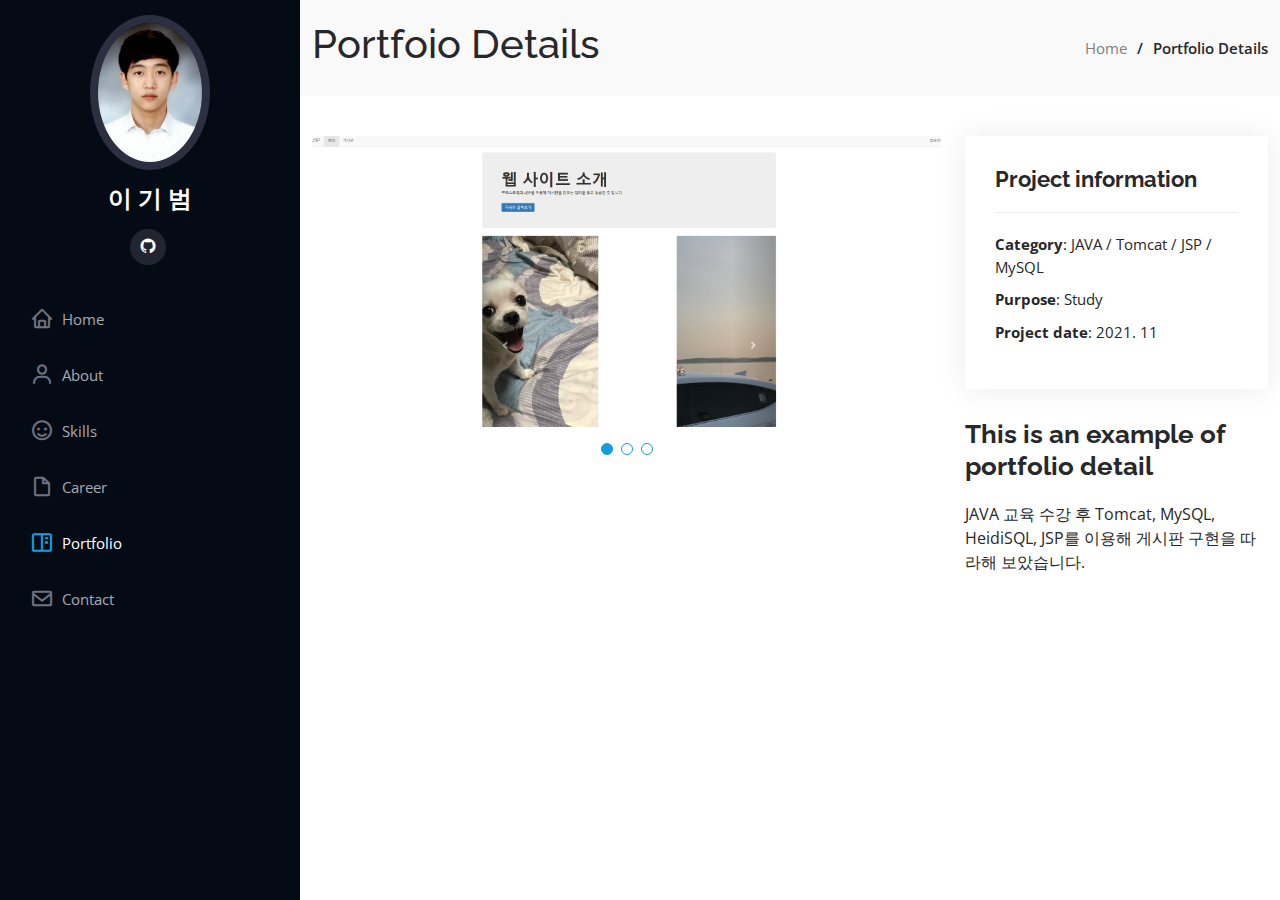
<file: portfolio-details.html>
<!DOCTYPE html>
<html lang="en">
  <head>
    <meta charset="utf-8" />
    <meta content="width=device-width, initial-scale=1.0" name="viewport" />

    <title>Lee-kibeom Portfolio-Details</title>
    <meta content="" name="description" />
    <meta content="" name="keywords" />

    <!-- Favicons -->
    <link href="assets/img/favicon.png" rel="icon" />
    <link href="assets/img/apple-touch-icon.png" rel="apple-touch-icon" />

    <!-- Google Fonts -->
    <link
      href="https://fonts.googleapis.com/css?family=Open+Sans:300,300i,400,400i,600,600i,700,700i|Raleway:300,300i,400,400i,500,500i,600,600i,700,700i|Poppins:300,300i,400,400i,500,500i,600,600i,700,700i"
      rel="stylesheet"
    />

    <!-- Vendor CSS Files -->
    <link href="assets/vendor/aos/aos.css" rel="stylesheet" />
    <link
      href="assets/vendor/bootstrap/css/bootstrap.min.css"
      rel="stylesheet"
    />
    <link
      href="assets/vendor/bootstrap-icons/bootstrap-icons.css"
      rel="stylesheet"
    />
    <link href="assets/vendor/boxicons/css/boxicons.min.css" rel="stylesheet" />
    <link
      href="assets/vendor/glightbox/css/glightbox.min.css"
      rel="stylesheet"
    />
    <link href="assets/vendor/swiper/swiper-bundle.min.css" rel="stylesheet" />

    <!-- Template Main CSS File -->
    <link href="assets/css/style.css" rel="stylesheet" />

    <!-- =======================================================
  * Template Name: iPortfolio - v3.6.0
  * Template URL: https://bootstrapmade.com/iportfolio-bootstrap-portfolio-websites-template/
  * Author: BootstrapMade.com
  * License: https://bootstrapmade.com/license/
  ======================================================== -->
  </head>

  <body>
    <!-- ======= Mobile nav toggle button ======= -->
    <i class="bi bi-list mobile-nav-toggle d-xl-none"></i>

    <!-- ======= Header ======= -->
    <header id="header">
      <div class="d-flex flex-column">
        <div class="profile">
          <img
            src="assets/img/profile-img.jpg"
            alt=""
            class="img-fluid rounded-circle"
          />
          <h1 class="text-light"><a href="index.html">이 기 범</a></h1>
          <div class="social-links mt-3 text-center">
            <a
              href="https://github.com/codingbeom"
              target="_blank"
              class="github"
              ><i class="bx bxl-github"></i
            ></a>
          </div>
        </div>

        <nav id="navbar" class="nav-menu navbar">
          <ul>
            <li>
              <a href="index.html" class="nav-link scrollto"
                ><i class="bx bx-home"></i> <span>Home</span></a
              >
            </li>
            <li>
              <a href="index.html#about" class="nav-link scrollto"
                ><i class="bx bx-user"></i> <span>About</span></a
              >
            </li>
            <li>
              <a href="index.html#skills" class="nav-link scrollto"
                ><i class="bx bx-smile"></i> <span>Skills</span></a
              >
            </li>
            <li>
              <a href="index.html#resume" class="nav-link scrollto"
                ><i class="bx bx-file-blank"></i> <span>Career</span></a
              >
            </li>
            <li>
              <a href="index.html#portfolio" class="nav-link scrollto active"
                ><i class="bx bx-book-content"></i> <span>Portfolio</span></a
              >
            </li>
            <li>
              <a href="index.html#contact" class="nav-link scrollto"
                ><i class="bx bx-envelope"></i> <span>Contact</span></a
              >
            </li>
          </ul>
        </nav>
        <!-- .nav-menu -->
      </div>
    </header>
    <!-- End Header -->

    <main id="main">
      <!-- ======= Breadcrumbs ======= -->
      <section id="breadcrumbs" class="breadcrumbs">
        <div class="container">
          <div class="d-flex justify-content-between align-items-center">
            <h1>Portfoio Details</h1>
            <ol>
              <li>
                <a href="index.html" style="color: gray">Home</a>
              </li>
              <li style="font-weight: 600">Portfolio Details</li>
            </ol>
          </div>
        </div>
      </section>
      <!-- End Breadcrumbs -->

      <!-- ======= Portfolio Details Section ======= -->
      <section id="portfolio-details" class="portfolio-details">
        <div class="container">
          <div class="row gy-4">
            <div class="col-lg-8">
              <div class="portfolio-details-slider swiper">
                <div class="swiper-wrapper align-items-center">
                  <div class="swiper-slide">
                    <img
                      src="assets/img/portfolio/JSP-게시판 메인.png"
                      alt=""
                    />
                  </div>

                  <div class="swiper-slide">
                    <img
                      src="assets/img/portfolio/JSP-게시판 로그인.png"
                      alt=""
                    />
                  </div>

                  <div class="swiper-slide">
                    <img src="assets/img/portfolio/게시판 글 작성.png" alt="" />
                  </div>
                </div>
                <div class="swiper-pagination"></div>
              </div>
            </div>

            <div class="col-lg-4">
              <div class="portfolio-info">
                <h3>Project information</h3>
                <ul>
                  <li>
                    <strong>Category</strong>: JAVA / Tomcat / JSP / MySQL
                  </li>
                  <li><strong>Purpose</strong>: Study</li>
                  <li><strong>Project date</strong>: 2021. 11</li>
                </ul>
              </div>
              <div class="portfolio-description">
                <h2>This is an example of portfolio detail</h2>
                <p>
                  JAVA 교육 수강 후 Tomcat, MySQL, HeidiSQL, JSP를 이용해 게시판
                  구현을 따라해 보았습니다.
                </p>
              </div>
            </div>
          </div>
        </div>
      </section>
      <!-- End Portfolio Details Section -->
    </main>
    <!-- End #main -->

    <a
      href="#"
      class="back-to-top d-flex align-items-center justify-content-center"
      ><i class="bi bi-arrow-up-short"></i
    ></a>

    <!-- Vendor JS Files -->
    <script src="assets/vendor/aos/aos.js"></script>
    <script src="assets/vendor/bootstrap/js/bootstrap.bundle.min.js"></script>
    <script src="assets/vendor/glightbox/js/glightbox.min.js"></script>
    <script src="assets/vendor/isotope-layout/isotope.pkgd.min.js"></script>
    <script src="assets/vendor/purecounter/purecounter.js"></script>
    <script src="assets/vendor/swiper/swiper-bundle.min.js"></script>
    <script src="assets/vendor/typed.js/typed.min.js"></script>
    <script src="assets/vendor/waypoints/noframework.waypoints.js"></script>

    <!-- Template Main JS File -->
    <script src="assets/js/main.js"></script>
  </body>
</html>
</file>
<file: assets/css/style.css>
/**
* Template Name: iPortfolio - v3.6.0
* Template URL: https://bootstrapmade.com/iportfolio-bootstrap-portfolio-websites-template/
* Author: BootstrapMade.com
* License: https://bootstrapmade.com/license/
*/

/*--------------------------------------------------------------
# General
--------------------------------------------------------------*/
body {
	font-family: "Open Sans", sans-serif;
	color: #272829;
}

.portfolio-picture {
	width: 100%;
	height: 250px;
}

a {
	color: #149ddd;
	text-decoration: none;
}

a:hover {
	color: #37b3ed;
	text-decoration: none;
}

h1,
h2,
h3,
h4,
h5,
h6 {
	font-family: "Raleway", sans-serif;
}

/*--------------------------------------------------------------
# Back to top button
--------------------------------------------------------------*/
.back-to-top {
	position: fixed;
	visibility: hidden;
	opacity: 0;
	right: 15px;
	bottom: 15px;
	z-index: 996;
	background: #149ddd;
	width: 40px;
	height: 40px;
	border-radius: 50px;
	transition: all 0.4s;
}
.back-to-top i {
	font-size: 28px;
	color: #fff;
	line-height: 0;
}
.back-to-top:hover {
	background: #2eafec;
	color: #fff;
}
.back-to-top.active {
	visibility: visible;
	opacity: 1;
}

/*--------------------------------------------------------------
# Header
--------------------------------------------------------------*/
#header {
	position: fixed;
	top: 0;
	left: 0;
	bottom: 0;
	width: 300px;
	transition: all ease-in-out 0.5s;
	z-index: 9997;
	transition: all 0.5s;
	padding: 0 15px;
	background: #040b14;
	overflow-y: auto;
}
#header .profile img {
	margin: 15px auto;
	display: block;
	width: 120px;
	border: 8px solid #2c2f3f;
}
#header .profile h1 {
	font-size: 24px;
	margin: 0;
	padding: 0;
	font-weight: 600;
	-moz-text-align-last: center;
	text-align-last: center;
	font-family: "Poppins", sans-serif;
}
#header .profile h1 a,
#header .profile h1 a:hover {
	color: #fff;
	text-decoration: none;
}
#header .profile .social-links a {
	font-size: 18px;
	display: inline-block;
	background: #212431;
	color: #fff;
	line-height: 1;
	padding: 8px 0;
	margin-right: 4px;
	border-radius: 50%;
	text-align: center;
	width: 36px;
	height: 36px;
	transition: 0.3s;
}
#header .profile .social-links a:hover {
	background: #149ddd;
	color: #fff;
	text-decoration: none;
}

#main {
	margin-left: 300px;
}

@media (max-width: 1199px) {
	#header {
		left: -300px;
	}

	#main {
		margin-left: 0;
	}
}
/*--------------------------------------------------------------
# Navigation Menu
--------------------------------------------------------------*/
/* Desktop Navigation */
.nav-menu {
	padding: 30px 0 0 0;
}
.nav-menu * {
	margin: 0;
	padding: 0;
	list-style: none;
}
.nav-menu > ul > li {
	position: relative;
	white-space: nowrap;
}
.nav-menu a,
.nav-menu a:focus {
	display: flex;
	align-items: center;
	color: #a8a9b4;
	padding: 12px 15px;
	margin-bottom: 8px;
	transition: 0.3s;
	font-size: 15px;
}
.nav-menu a i,
.nav-menu a:focus i {
	font-size: 24px;
	padding-right: 8px;
	color: #6f7180;
}
.nav-menu a:hover,
.nav-menu .active,
.nav-menu .active:focus,
.nav-menu li:hover > a {
	text-decoration: none;
	color: #fff;
}
.nav-menu a:hover i,
.nav-menu .active i,
.nav-menu .active:focus i,
.nav-menu li:hover > a i {
	color: #149ddd;
}

/* Mobile Navigation */
.mobile-nav-toggle {
	position: fixed;
	right: 15px;
	top: 15px;
	z-index: 9998;
	border: 0;
	font-size: 24px;
	transition: all 0.4s;
	outline: none !important;
	background-color: #149ddd;
	color: #fff;
	width: 40px;
	height: 40px;
	display: inline-flex;
	align-items: center;
	justify-content: center;
	line-height: 0;
	border-radius: 50px;
	cursor: pointer;
}

.mobile-nav-active {
	overflow: hidden;
}
.mobile-nav-active #header {
	left: 0;
}

/*--------------------------------------------------------------
# Hero Section
--------------------------------------------------------------*/
#hero {
	width: 100%;
	height: 100vh;
	background: url("../img/ciber-city-bg.jpg") top center;
	background-size: cover;
}
#hero:before {
	content: "";
	opacity: 0.1;
	position: absolute;
	bottom: 0;
	top: 0;
	left: 0;
	right: 0;
	z-index: 1;
}
#hero .hero-container {
	position: relative;
	z-index: 2;
	min-width: 300px;
}
#hero h1 {
	margin: 0 0 10px 0;
	font-size: 64px;
	font-weight: 700;
	line-height: 56px;
	color: #fff;
}
#hero p {
	color: #fff;
	margin-bottom: 50px;
	font-size: 26px;
	font-family: "Poppins", sans-serif;
}
#hero p span {
	color: #fff;
	padding-bottom: 4px;
	letter-spacing: 1px;
	border-bottom: 3px solid #149ddd;
}
@media (min-width: 1024px) {
	#hero {
		background-attachment: fixed;
	}
}
@media (max-width: 768px) {
	#hero h1 {
		font-size: 28px;
		line-height: 36px;
	}
	#hero h2 {
		font-size: 18px;
		line-height: 24px;
		margin-bottom: 30px;
	}
}

/*--------------------------------------------------------------
# Sections General
--------------------------------------------------------------*/
section {
	padding: 60px 0;
	overflow: hidden;
}

.section-bg {
	background: #f5f8fd;
}

.section-title {
	padding-bottom: 30px;
}
.section-title h2 {
	font-size: 32px;
	font-weight: bold;
	margin-bottom: 20px;
	padding-bottom: 10px;
	position: relative;
	color: #173b6c;
}
.section-title h2::after {
	content: "";
	position: absolute;
	display: block;
	width: 100px;
	height: 3px;
	background: #149ddd;
	bottom: 0;
	left: 0;
}
.section-title p {
	margin-bottom: 0;
}

/*--------------------------------------------------------------
# About
--------------------------------------------------------------*/
.about .content h3 {
	font-weight: 700;
	font-size: 26px;
	color: #173b6c;
}
.about .content ul {
	list-style: none;
	padding: 0;
}
.about .content ul li {
	margin-bottom: 20px;
	display: flex;
	align-items: center;
}
.about .content ul strong {
	margin-right: 10px;
}
.about .content ul i {
	font-size: 16px;
	margin-right: 5px;
	color: #149ddd;
	line-height: 0;
}
.about .content p:last-child {
	margin-bottom: 0;
}

/*--------------------------------------------------------------
# Facts
--------------------------------------------------------------*/
.facts {
	padding-bottom: 30px;
}
.facts .count-box {
	padding: 30px;
	width: 100%;
}
.facts .count-box i {
	display: block;
	font-size: 44px;
	color: #149ddd;
	float: left;
	line-height: 0;
}
.facts .count-box span {
	font-size: 48px;
	line-height: 40px;
	display: block;
	font-weight: 700;
	color: #050d18;
	margin-left: 60px;
}
.facts .count-box p {
	padding: 15px 0 0 0;
	margin: 0 0 0 60px;
	font-family: "Raleway", sans-serif;
	font-size: 14px;
	color: #122f57;
}
.facts .count-box a {
	font-weight: 600;
	display: block;
	margin-top: 20px;
	color: #122f57;
	font-size: 15px;
	font-family: "Poppins", sans-serif;
	transition: ease-in-out 0.3s;
}
.facts .count-box a:hover {
	color: #1f5297;
}

/*--------------------------------------------------------------
# Akills
--------------------------------------------------------------*/
.skills .progress {
	height: 60px;
	display: block;
	background: none;
	border-radius: 0;
}
.skills .progress .skill {
	padding: 0;
	margin: 0 0 6px 0;
	text-transform: uppercase;
	display: block;
	font-weight: 600;
	font-family: "Poppins", sans-serif;
	color: #050d18;
}
.skills .progress .skill .val {
	float: right;
	font-style: normal;
}
.skills .progress-bar-wrap {
	background: #dce8f8;
	height: 10px;
}
.skills .progress-bar {
	width: 1px;
	height: 10px;
	transition: 0.9s;
	background-color: #149ddd;
}

/*--------------------------------------------------------------
# Resume
--------------------------------------------------------------*/
.resume .resume-title {
	font-size: 26px;
	font-weight: 700;
	margin-top: 20px;
	margin-bottom: 20px;
	color: #050d18;
}
.resume .resume-item {
	padding: 0 0 20px 20px;
	margin-top: -2px;
	border-left: 2px solid #1f5297;
	position: relative;
}
.resume .resume-item h4 {
	line-height: 18px;
	font-size: 18px;
	font-weight: 600;
	text-transform: uppercase;
	font-family: "Poppins", sans-serif;
	color: #050d18;
	margin-bottom: 10px;
}
.resume .resume-item h5 {
	font-size: 16px;
	background: #e4edf9;
	padding: 5px 15px;
	display: inline-block;
	font-weight: 600;
	margin-bottom: 10px;
}
.resume .resume-item ul {
	padding-left: 20px;
}
.resume .resume-item ul li {
	padding-bottom: 10px;
}
.resume .resume-item:last-child {
	padding-bottom: 0;
}
.resume .resume-item::before {
	content: "";
	position: absolute;
	width: 16px;
	height: 16px;
	border-radius: 50px;
	left: -9px;
	top: 0;
	background: #fff;
	border: 2px solid #1f5297;
}

/*--------------------------------------------------------------
# Portfolio
--------------------------------------------------------------*/
.portfolio .portfolio-item {
	margin-bottom: 30px;
}
.portfolio #portfolio-flters {
	padding: 0;
	margin: 0 auto 35px auto;
	list-style: none;
	text-align: center;
	background: #fff;
	border-radius: 50px;
	padding: 2px 15px;
}
.portfolio #portfolio-flters li {
	cursor: pointer;
	display: inline-block;
	padding: 10px 15px 8px 15px;
	font-size: 14px;
	font-weight: 600;
	line-height: 1;
	text-transform: uppercase;
	color: #272829;
	margin-bottom: 5px;
	transition: all 0.3s ease-in-out;
}
.portfolio #portfolio-flters li:hover,
.portfolio #portfolio-flters li.filter-active {
	color: #149ddd;
}
.portfolio #portfolio-flters li:last-child {
	margin-right: 0;
}
.portfolio .portfolio-wrap {
	transition: 0.3s;
	position: relative;
	overflow: hidden;
	z-index: 1;
}
.portfolio .portfolio-wrap::before {
	content: "";
	background: rgba(255, 255, 255, 0.5);
	position: absolute;
	left: 0;
	right: 0;
	top: 0;
	bottom: 0;
	transition: all ease-in-out 0.3s;
	z-index: 2;
	opacity: 0;
}
.portfolio .portfolio-wrap .portfolio-links {
	opacity: 1;
	left: 0;
	right: 0;
	bottom: -60px;
	z-index: 3;
	position: absolute;
	transition: all ease-in-out 0.3s;
	display: flex;
	justify-content: center;
}
.portfolio .portfolio-wrap .portfolio-links a {
	color: #fff;
	font-size: 28px;
	text-align: center;
	background: rgba(20, 157, 221, 0.75);
	transition: 0.3s;
	width: 50%;
}
.portfolio .portfolio-wrap .portfolio-links a:hover {
	background: rgba(20, 157, 221, 0.95);
}
.portfolio .portfolio-wrap .portfolio-links a + a {
	border-left: 1px solid #37b3ed;
}
.portfolio .portfolio-wrap:hover::before {
	top: 0;
	left: 0;
	right: 0;
	bottom: 0;
	opacity: 1;
}
.portfolio .portfolio-wrap:hover .portfolio-links {
	opacity: 1;
	bottom: 0;
}

/*--------------------------------------------------------------
# Portfolio Details
--------------------------------------------------------------*/
.portfolio-details {
	padding-top: 40px;
}
.portfolio-details .portfolio-details-slider img {
	width: 100%;
}
.portfolio-details .portfolio-details-slider .swiper-pagination {
	margin-top: 20px;
	position: relative;
}
.portfolio-details
	.portfolio-details-slider
	.swiper-pagination
	.swiper-pagination-bullet {
	width: 12px;
	height: 12px;
	background-color: #fff;
	opacity: 1;
	border: 1px solid #149ddd;
}
.portfolio-details
	.portfolio-details-slider
	.swiper-pagination
	.swiper-pagination-bullet-active {
	background-color: #149ddd;
}
.portfolio-details .portfolio-info {
	padding: 30px;
	box-shadow: 0px 0 30px rgba(5, 13, 24, 0.08);
}
.portfolio-details .portfolio-info h3 {
	font-size: 22px;
	font-weight: 700;
	margin-bottom: 20px;
	padding-bottom: 20px;
	border-bottom: 1px solid #eee;
}
.portfolio-details .portfolio-info ul {
	list-style: none;
	padding: 0;
	font-size: 15px;
}
.portfolio-details .portfolio-info ul li + li {
	margin-top: 10px;
}
.portfolio-details .portfolio-description {
	padding-top: 30px;
}
.portfolio-details .portfolio-description h2 {
	font-size: 26px;
	font-weight: 700;
	margin-bottom: 20px;
}
.portfolio-details .portfolio-description p {
	padding: 0;
}

/*--------------------------------------------------------------
# Services
--------------------------------------------------------------*/
.services .icon-box {
	margin-bottom: 20px;
}
.services .icon {
	float: left;
	display: flex;
	align-items: center;
	justify-content: center;
	width: 54px;
	height: 54px;
	background: #149ddd;
	border-radius: 50%;
	transition: 0.5s;
	border: 1px solid #149ddd;
}
.services .icon i {
	color: #fff;
	font-size: 24px;
	line-height: 0;
}
.services .icon-box:hover .icon {
	background: #fff;
}
.services .icon-box:hover .icon i {
	color: #149ddd;
}
.services .title {
	margin-left: 80px;
	font-weight: 700;
	margin-bottom: 15px;
	font-size: 18px;
}
.services .title a {
	color: #343a40;
}
.services .title a:hover {
	color: #149ddd;
}
.services .description {
	margin-left: 80px;
	line-height: 24px;
	font-size: 14px;
}

/*--------------------------------------------------------------
# Testimonials
--------------------------------------------------------------*/
.testimonials .testimonials-carousel,
.testimonials .testimonials-slider {
	overflow: hidden;
}
.testimonials .testimonial-item {
	box-sizing: content-box;
	text-align: center;
	min-height: 320px;
}
.testimonials .testimonial-item .testimonial-img {
	width: 90px;
	border-radius: 50%;
	margin: 0 auto;
}
.testimonials .testimonial-item h3 {
	font-size: 18px;
	font-weight: bold;
	margin: 10px 0 5px 0;
	color: #111;
}
.testimonials .testimonial-item h4 {
	font-size: 14px;
	color: #999;
	margin: 0;
}
.testimonials .testimonial-item .quote-icon-left,
.testimonials .testimonial-item .quote-icon-right {
	color: #c3e8fa;
	font-size: 26px;
}
.testimonials .testimonial-item .quote-icon-left {
	display: inline-block;
	left: -5px;
	position: relative;
}
.testimonials .testimonial-item .quote-icon-right {
	display: inline-block;
	right: -5px;
	position: relative;
	top: 10px;
}
.testimonials .testimonial-item p {
	font-style: italic;
	margin: 0 15px 15px 15px;
	padding: 20px;
	background: #fff;
	position: relative;
	margin-bottom: 35px;
	border-radius: 6px;
	box-shadow: 0px 2px 15px rgba(0, 0, 0, 0.1);
}
.testimonials .testimonial-item p::after {
	content: "";
	width: 0;
	height: 0;
	border-top: 20px solid #fff;
	border-right: 20px solid transparent;
	border-left: 20px solid transparent;
	position: absolute;
	bottom: -20px;
	left: calc(50% - 20px);
}
.testimonials .swiper-pagination {
	margin-top: 20px;
	position: relative;
}
.testimonials .swiper-pagination .swiper-pagination-bullet {
	width: 12px;
	height: 12px;
	background-color: #fff;
	opacity: 1;
	border: 1px solid #149ddd;
}
.testimonials .swiper-pagination .swiper-pagination-bullet-active {
	background-color: #149ddd;
}

/*--------------------------------------------------------------
# Contact
--------------------------------------------------------------*/
.contact {
	padding-bottom: 130px;
}
.contact .info {
	padding: 30px;
	background: #fff;
	width: 100%;
	box-shadow: 0 0 24px 0 rgba(0, 0, 0, 0.12);
}
.contact .info i {
	font-size: 20px;
	color: #149ddd;
	float: left;
	width: 44px;
	height: 44px;
	background: #dff3fc;
	display: flex;
	justify-content: center;
	align-items: center;
	border-radius: 50px;
	transition: all 0.3s ease-in-out;
}
.contact .info h4 {
	padding: 0 0 0 60px;
	font-size: 22px;
	font-weight: 600;
	margin-bottom: 5px;
	color: #050d18;
}
.contact .info p {
	padding: 0 0 10px 60px;
	margin-bottom: 20px;
	font-size: 14px;
	color: #173b6c;
}
.contact .info .email p {
	padding-top: 5px;
}
.contact .info .social-links {
	padding-left: 60px;
}
.contact .info .social-links a {
	font-size: 18px;
	display: inline-block;
	background: #333;
	color: #fff;
	line-height: 1;
	padding: 8px 0;
	border-radius: 50%;
	text-align: center;
	width: 36px;
	height: 36px;
	transition: 0.3s;
	margin-right: 10px;
}
.contact .info .social-links a:hover {
	background: #149ddd;
	color: #fff;
}
.contact .info .email:hover i,
.contact .info .address:hover i,
.contact .info .phone:hover i {
	background: #149ddd;
	color: #fff;
}
.contact .php-email-form {
	width: 100%;
	padding: 30px;
	background: #fff;
	box-shadow: 0 0 24px 0 rgba(0, 0, 0, 0.12);
}
.contact .php-email-form .form-group {
	padding-bottom: 8px;
}
.contact .php-email-form .validate {
	display: none;
	color: red;
	margin: 0 0 15px 0;
	font-weight: 400;
	font-size: 13px;
}
.contact .php-email-form .error-message {
	display: none;
	color: #fff;
	background: #ed3c0d;
	text-align: left;
	padding: 15px;
	font-weight: 600;
}
.contact .php-email-form .error-message br + br {
	margin-top: 25px;
}
.contact .php-email-form .sent-message {
	display: none;
	color: #fff;
	background: #18d26e;
	text-align: center;
	padding: 15px;
	font-weight: 600;
}
.contact .php-email-form .loading {
	display: none;
	background: #fff;
	text-align: center;
	padding: 15px;
}
.contact .php-email-form .loading:before {
	content: "";
	display: inline-block;
	border-radius: 50%;
	width: 24px;
	height: 24px;
	margin: 0 10px -6px 0;
	border: 3px solid #18d26e;
	border-top-color: #eee;
	-webkit-animation: animate-loading 1s linear infinite;
	animation: animate-loading 1s linear infinite;
}
.contact .php-email-form .form-group {
	margin-bottom: 15px;
}
.contact .php-email-form label {
	padding-bottom: 8px;
}
.contact .php-email-form input,
.contact .php-email-form textarea {
	border-radius: 0;
	box-shadow: none;
	font-size: 14px;
}
.contact .php-email-form input {
	height: 44px;
}
.contact .php-email-form textarea {
	padding: 10px 15px;
}
.contact .php-email-form button[type="submit"] {
	background: #149ddd;
	border: 0;
	padding: 10px 24px;
	color: #fff;
	transition: 0.4s;
	border-radius: 4px;
}
.contact .php-email-form button[type="submit"]:hover {
	background: #37b3ed;
}
@-webkit-keyframes animate-loading {
	0% {
		transform: rotate(0deg);
	}
	100% {
		transform: rotate(360deg);
	}
}
@keyframes animate-loading {
	0% {
		transform: rotate(0deg);
	}
	100% {
		transform: rotate(360deg);
	}
}

/*--------------------------------------------------------------
# Breadcrumbs
--------------------------------------------------------------*/
.breadcrumbs {
	padding: 20px 0;
	background: #f9f9f9;
}
.breadcrumbs h2 {
	font-size: 26px;
	font-weight: 300;
}
.breadcrumbs ol {
	display: flex;
	flex-wrap: wrap;
	list-style: none;
	padding: 0;
	margin: 0;
	font-size: 15px;
}
.breadcrumbs ol li + li {
	padding-left: 10px;
}
.breadcrumbs ol li + li::before {
	display: inline-block;
	padding-right: 10px;
	color: #0e2442;
	content: "/";
}
@media (max-width: 768px) {
	.breadcrumbs .d-flex {
		display: block !important;
	}
	.breadcrumbs ol {
		display: block;
	}
	.breadcrumbs ol li {
		display: inline-block;
	}
}

/*--------------------------------------------------------------
# Footer
--------------------------------------------------------------*/
#footer {
	padding: 15px;
	color: #f4f6fd;
	font-size: 14px;
	position: fixed;
	left: 0;
	bottom: 0;
	width: 300px;
	z-index: 9999;
	background: #040b14;
}
#footer .copyright {
	text-align: center;
}
#footer .credits {
	padding-top: 5px;
	text-align: center;
	font-size: 13px;
	color: #eaebf0;
}
@media (max-width: 1199px) {
	#footer {
		position: static;
		width: auto;
		padding-right: 20px 15px;
	}
}
</file>
